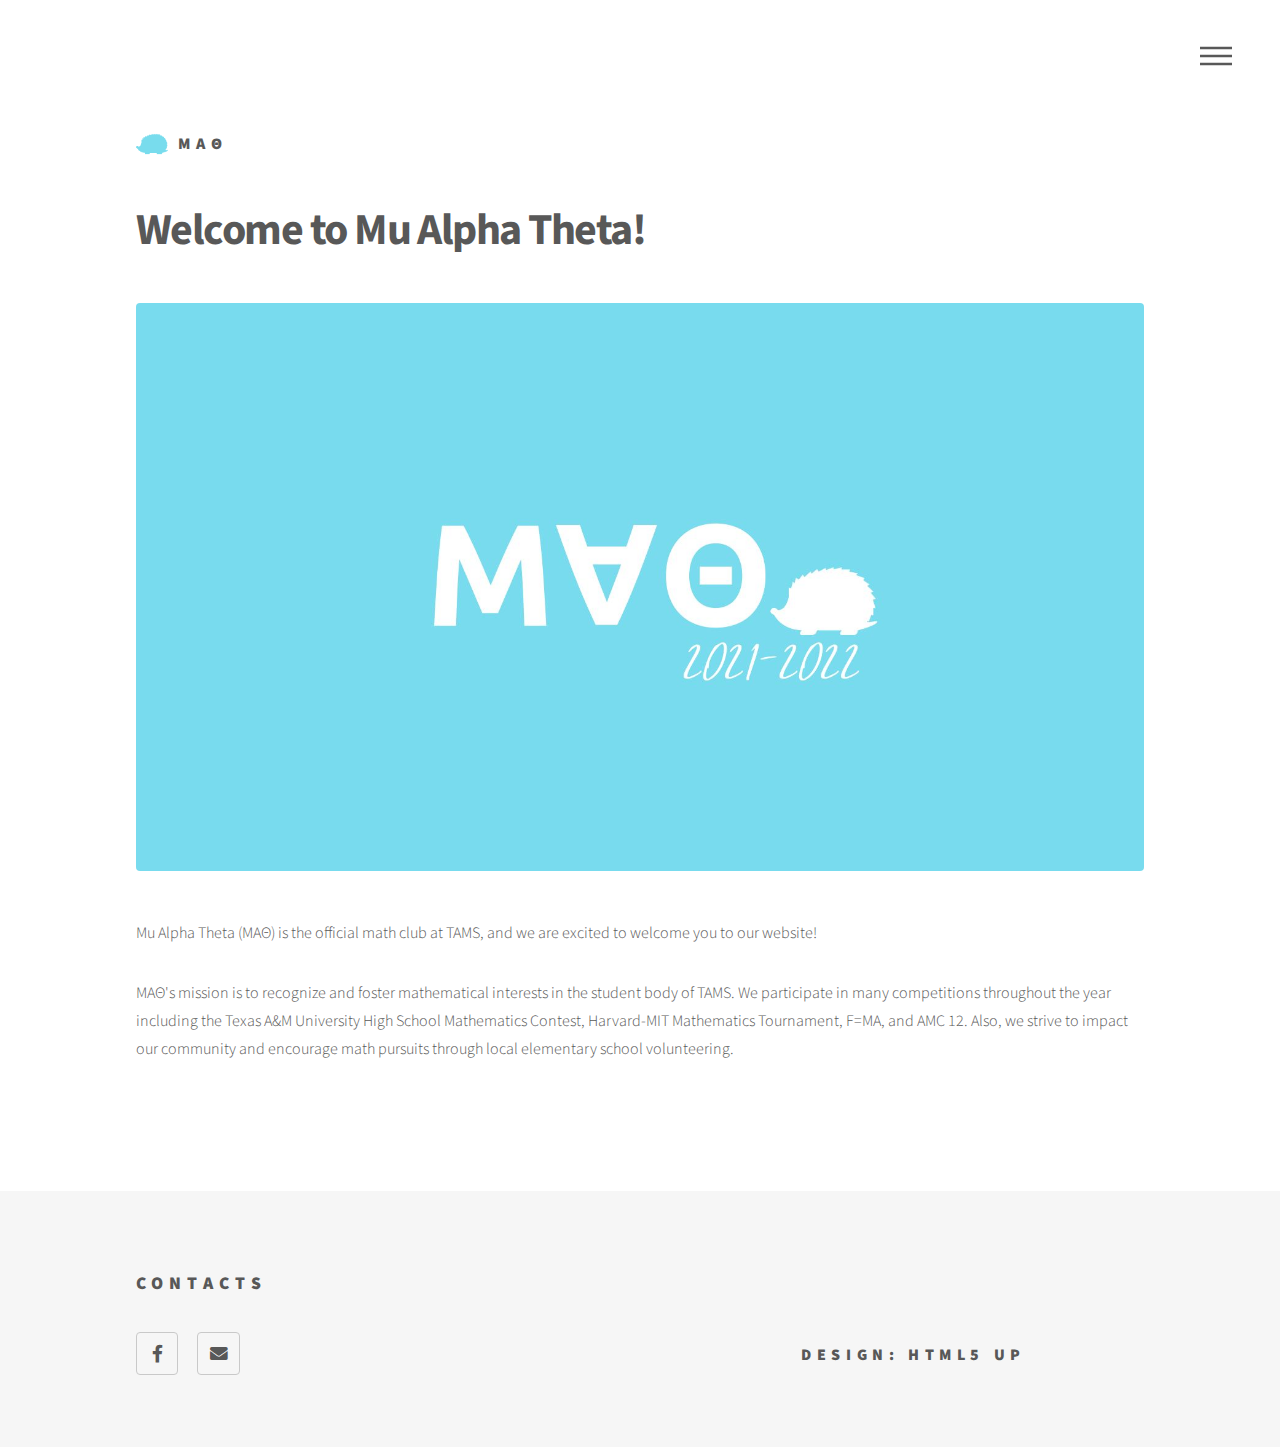
<file: docs/index.html>
<!DOCTYPE HTML>
<!--
	Phantom by HTML5 UP
	html5up.net | @ajlkn
	Free for personal and commercial use under the CCA 3.0 license (html5up.net/license)
-->
<html>
	<head>
		<title>MA&Theta;</title>
		<meta charset="utf-8" />
		<meta name="viewport" content="width=device-width, initial-scale=1, user-scalable=no" />
		<link rel="stylesheet" href="assets/css/main.css" />
		<link rel="shortcut icon" type="image/x-icon" href="images/favicon.ico" />
		<noscript><link rel="stylesheet" href="assets/css/noscript.css" /></noscript>
	</head>
	<body class="is-preload backgg">
		<!-- Wrapper -->
			<div id="wrapper">

				<!-- Header -->
					<header id="header">
						<div class="inner">

							<!-- Logo -->
								<a href="index.html" class="logo">
									<span class="symbol"><img src="images/clogo.png" alt="" /></span><span class="title">MA&Theta;</span>
								</a>

							<!-- Nav -->
								<nav>
									<ul>
										<li><a href="#menu">Menu</a></li>
									</ul>
								</nav>

						</div>
					</header>

				<!-- Menu -->
					<nav id="menu">
						<h2>Menu</h2>
						<ul>
							<li><a href="index.html">Home</a></li>
							<li><a href="resources.html">Resources</a></li>
							<li><a href="calendar.html">Calendar</a></li>
							<li><a href="volunteering.html">Volunteering</a></li>
							<li><a href="execpage.html">Execs</a></li>
						</ul>
					</nav>

				<!-- Main -->
					<div id="main">
						<div class="inner">
							<h1>Welcome to Mu Alpha Theta!</h1>
							<span class="image main"><img src="images/banner.jpg" alt="" /></span>
							<p>Mu Alpha Theta (MA&Theta;) is the official math club at TAMS, and we are excited to welcome you to our website!
							</p>
							<p>MA&Theta;'s mission is to recognize and foster mathematical interests in the student body of TAMS. We participate in many competitions throughout the year including the Texas A&M University High School Mathematics Contest, Harvard-MIT Mathematics Tournament, F=MA, and AMC 12. Also, we strive to impact our community and encourage math pursuits through local elementary school volunteering.</p>
						</div>
					</div>

				<!-- Footer -->
					<footer id="footer">
						<div class="inner">
							<section>
								<h2>Contacts</h2>
								<ul class="icons">
								
									<li><a href="https://www.facebook.com/groups/947088309359256" target="_blank" rel="noopener noreferrer" class="icon brands style2 fa-facebook-f"><span class="label">Facebook</span></a></li>
									<li><a href="mailto: tamsmualphatheta@gmail.com" target="_blank" rel="noopener noreferrer" class="icon solid style2 fa-envelope"><span class="label">Email</span></a></li>
								</ul>
							</section>

							<h3><br>
							<br><br><strong>Design: </strong>HTML5 UP</h3>
						</div>
					</footer>

			</div>

		<!-- Scripts -->
			<script src="assets/js/jquery.min.js"></script>
			<script src="assets/js/browser.min.js"></script>
			<script src="assets/js/breakpoints.min.js"></script>
			<script src="assets/js/util.js"></script>
			<script src="assets/js/main.js"></script>

	</body>
</html>
</file>
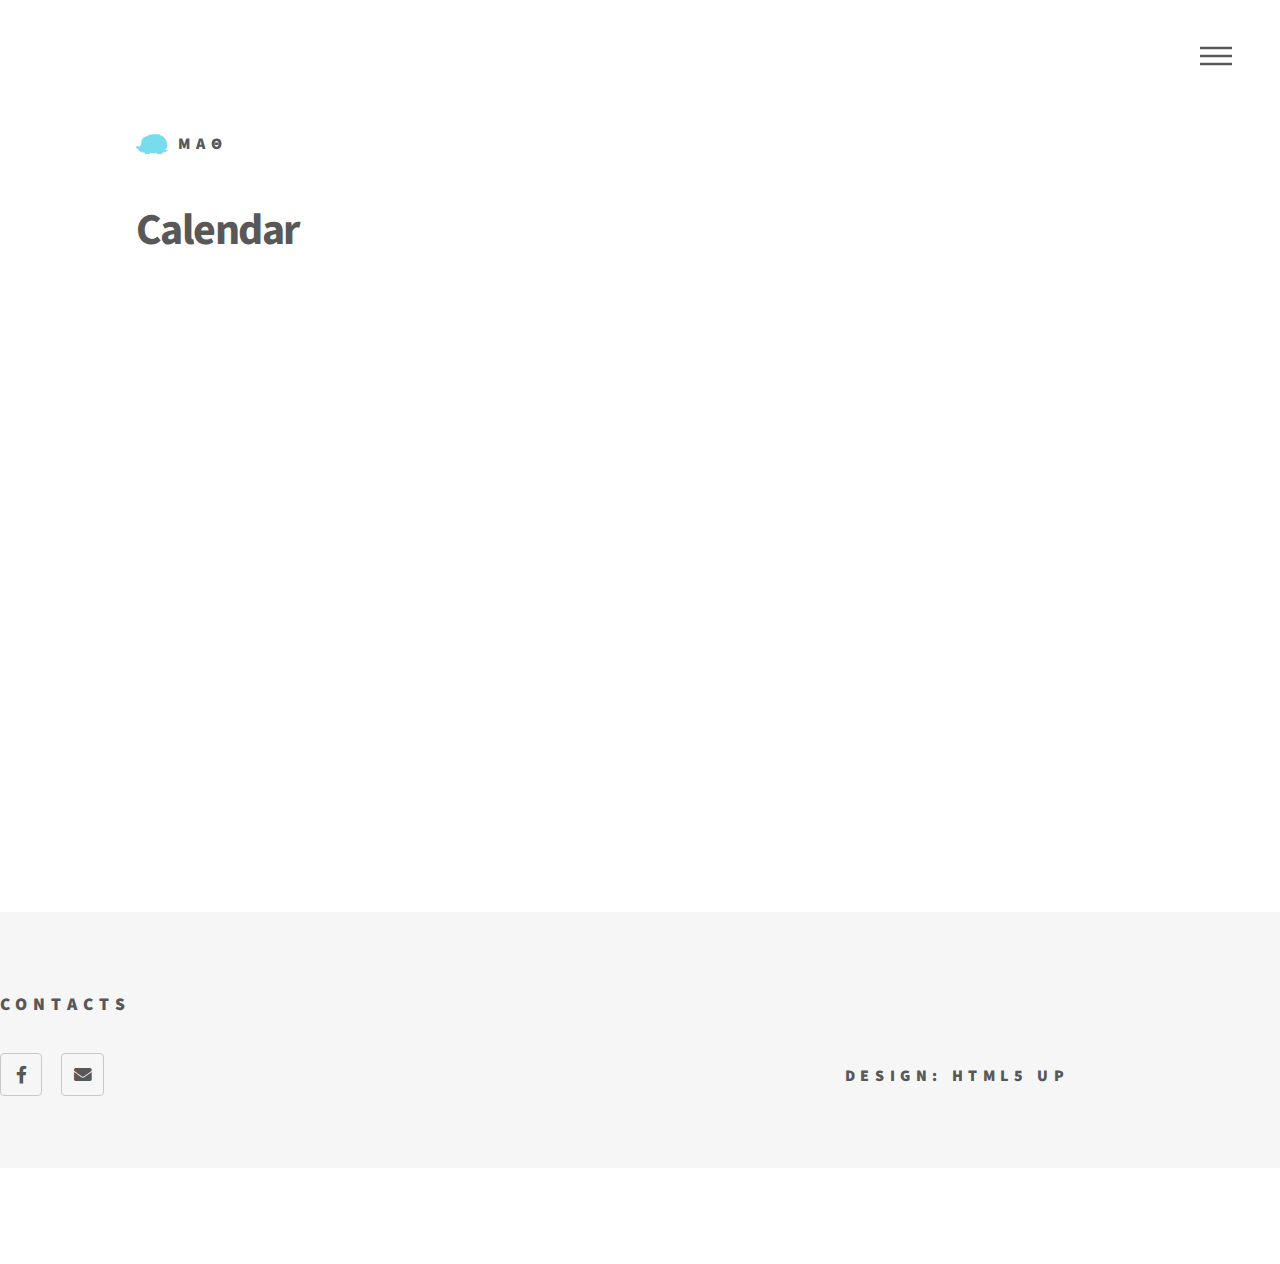
<file: docs/calendar.html>
<!DOCTYPE HTML>
<!--
	Phantom by HTML5 UP
	html5up.net | @ajlkn
	Free for personal and commercial use under the CCA 3.0 license (html5up.net/license)
-->
<html>
	<head>
		<title>MA&Theta;</title>
		<meta charset="utf-8" />
		<meta name="viewport" content="width=device-width, initial-scale=1, user-scalable=no" />
		<link rel="stylesheet" href="assets/css/main.css" />
		<noscript><link rel="stylesheet" href="assets/css/noscript.css" /></noscript>
        <link rel="shortcut icon" type="image/x-icon" href="images/favicon.ico" />
	</head>
	<body class="is-preload">
		<!-- Wrapper -->
			<div id="wrapper">

				<!-- Header -->
					<header id="header">
						<div class="inner">

							<!-- Logo -->
								<a href="index.html" class="logo">
									<span class="symbol"><img src="images/clogo.png" alt="" /></span><span class="title">MA&Theta;</span>
								</a>

							<!-- Nav -->
								<nav>
									<ul>
										<li><a href="#menu">Menu</a></li>
									</ul>
								</nav>

						</div>
					</header>

				<!-- Menu -->
					<nav id="menu">
						<h2>Menu</h2>
						<ul>
							<li><a href="index.html">Home</a></li>
							<li><a href="resources.html">Resources</a></li>
							<li><a href="calendar.html">Calendar</a></li>
							<li><a href="volunteering.html">Volunteering</a></li>
							<li><a href="execpage.html">Execs</a></li>
						</ul>
					</nav>

				<!-- Main -->
					<div id="main">
						<div class="inner">
							<h1>Calendar</h1>
							
							<iframe src="https://calendar.google.com/calendar/embed?src=tamsmualphatheta%40gmail.com&ctz=America%2FChicago" style="border: 0" width="1000" height="600" frameborder="0" scrolling="no"></iframe>
						</div>

				<!-- Footer -->
                <footer id="footer">
                    <div class="inner">
                        <section>
                            <h2>Contacts</h2>
                                <ul class="icons">
                                    
                                    <li><a href="https://www.facebook.com/groups/947088309359256" target="_blank" rel="noopener noreferrer" class="icon brands style2 fa-facebook-f"><span class="label">Facebook</span></a></li>
                                    <li><a href="mailto: tamsmualphatheta@gmail.com" target="_blank" rel="noopener noreferrer" class="icon solid style2 fa-envelope"><span class="label">Email</span></a></li>
                                </ul>
                        </section>

                        <h3><br>
                        <br><br><strong>Design: </strong>HTML5 UP</h3>
                    </div>
                </footer>

			</div>

		<!-- Scripts -->
			<script src="assets/js/jquery.min.js"></script>
			<script src="assets/js/browser.min.js"></script>
			<script src="assets/js/breakpoints.min.js"></script>
			<script src="assets/js/util.js"></script>
			<script src="assets/js/main.js"></script>

	</body>
</html>
</file>
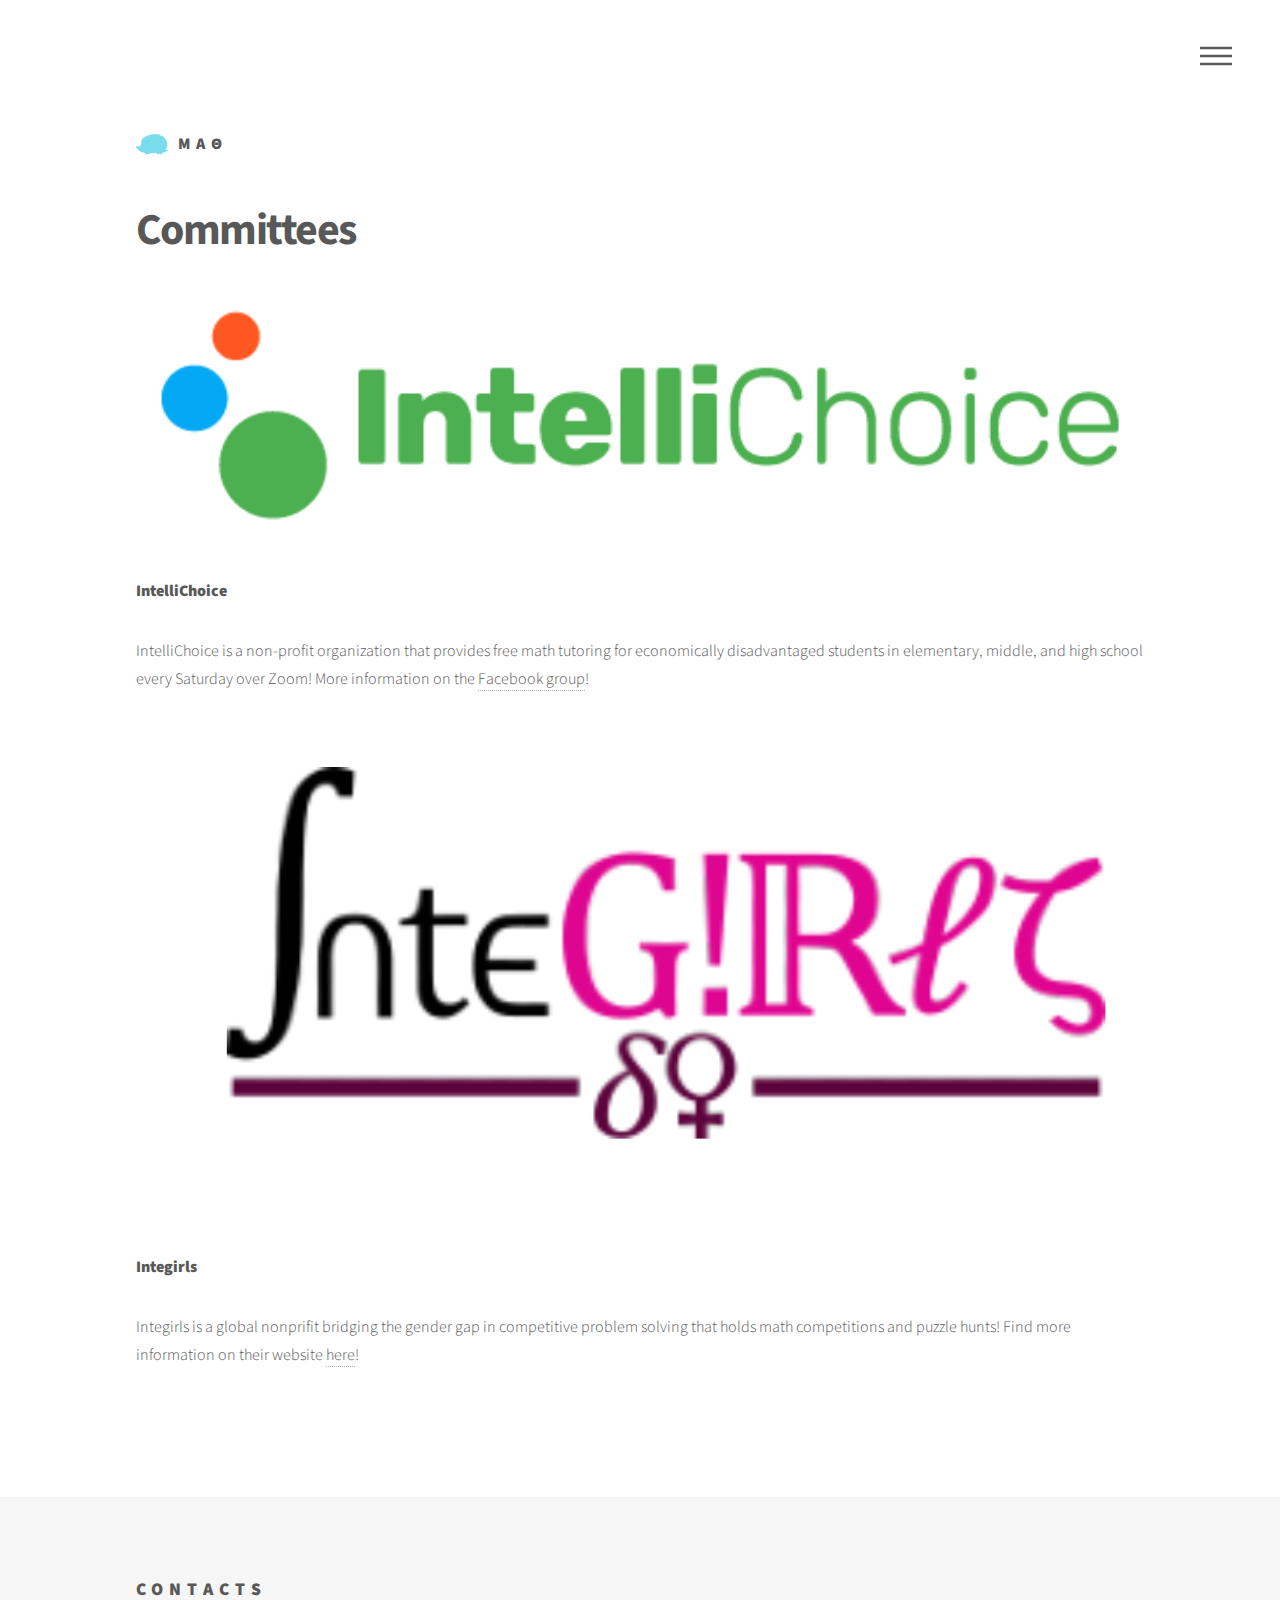
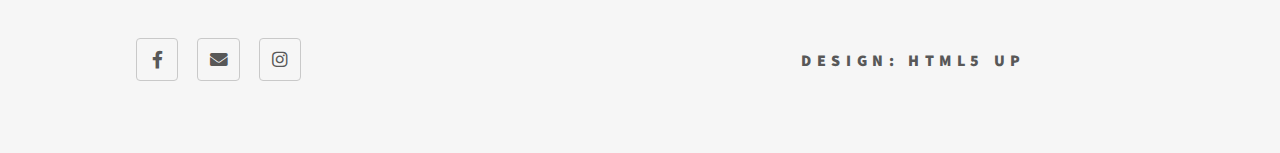
<file: docs/committees.html>
<!DOCTYPE HTML>
<!--
	Phantom by HTML5 UP
	html5up.net | @ajlkn
	Free for personal and commercial use under the CCA 3.0 license (html5up.net/license)
-->
<html>
	<head>
		<title>MA&Theta;</title>
		<meta charset="utf-8" />
		<meta name="viewport" content="width=device-width, initial-scale=1, user-scalable=no" />
		<link rel="stylesheet" href="assets/css/main.css" />
		<noscript><link rel="stylesheet" href="assets/css/noscript.css" /></noscript>
        <link rel="shortcut icon" type="image/x-icon" href="images/favicon.ico" />

	</head>
	<body class="is-preload">
		<!-- Wrapper -->
			<div id="wrapper">

				<!-- Header -->
					<header id="header">
						<div class="inner">

							<!-- Logo -->
								<a href="index.html" class="logo">
									<span class="symbol"><img src="images/clogo.png" alt="" /></span><span class="title">MA&Theta;</span>
								</a>

							<!-- Nav -->
								<nav>
									<ul>
										<li><a href="#menu">Menu</a></li>
									</ul>
								</nav>

						</div>
					</header>

				<!-- Menu -->
					<nav id="menu">
						<h2>Menu</h2>
						<ul>
							<li><a href="index.html">Home</a></li>
							<li><a href="resources.html">Resources</a></li>
							<li><a href="calendar.html">Calendar</a></li>
							<li><a href="volunteering.html">Volunteering</a></li>
							<li><a href="committees.html">Committees</a></li>
							<li><a href="execpage.html">Execs</a></li>
						</ul>
					</nav>

				<!-- Main -->
					<div id="main">
						<div class="inner">
							<h1>Committees</h1>
							<span class="image main"><img src="images/intellichoice.png" alt="" /></span>
                            <p><b>IntelliChoice</b></p>
                            <p>IntelliChoice is a non-profit organization that provides free math tutoring for economically disadvantaged students in elementary, middle, and high school every Saturday over Zoom! More information on the <a href="https://www.facebook.com/groups/802972087043146/"  target="_blank" rel="noopener noreferrer">Facebook group</a>!

                            </p>      
							<span class="image main"><img src="images/integirls.png" alt="" /></span>
							<p><b>Integirls</b></p>
							<p>
							Integirls is a global nonprifit bridging the gender gap in competitive problem solving that holds math competitions and puzzle hunts! Find more information on their website <a href="https://www.integirls.org/"  target="_blank" rel="noopener noreferrer">here</a>!
							</p>

						</div>
					</div>

				<!-- Footer -->
                <footer id="footer">
                    <div class="inner">
                        <section>
                            <h2>Contacts</h2>
                            <ul class="icons">
								
                                <li><a href="https://www.facebook.com/groups/947088309359256" target="_blank" rel="noopener noreferrer" class="icon brands style2 fa-facebook-f"><span class="label">Facebook</span></a></li>
                                <li><a href="mailto: tamsmualphatheta@gmail.com" target="_blank" rel="noopener noreferrer" class="icon solid style2 fa-envelope"><span class="label">Email</span></a></li>
								<li><a href="https://www.instagram.com/tamsmao/" class="icon brands style2 fa-instagram"><span class="label">Instagram</span></a></li>
							</ul>
                        </section>

                        <h3><br>
                        <br><br><strong>Design: </strong>HTML5 UP</h3>
                    </div>
                </footer>

			</div>

		<!-- Scripts -->
			<script src="assets/js/jquery.min.js"></script>
			<script src="assets/js/browser.min.js"></script>
			<script src="assets/js/breakpoints.min.js"></script>
			<script src="assets/js/util.js"></script>
			<script src="assets/js/main.js"></script>

	</body>
</html>
</file>
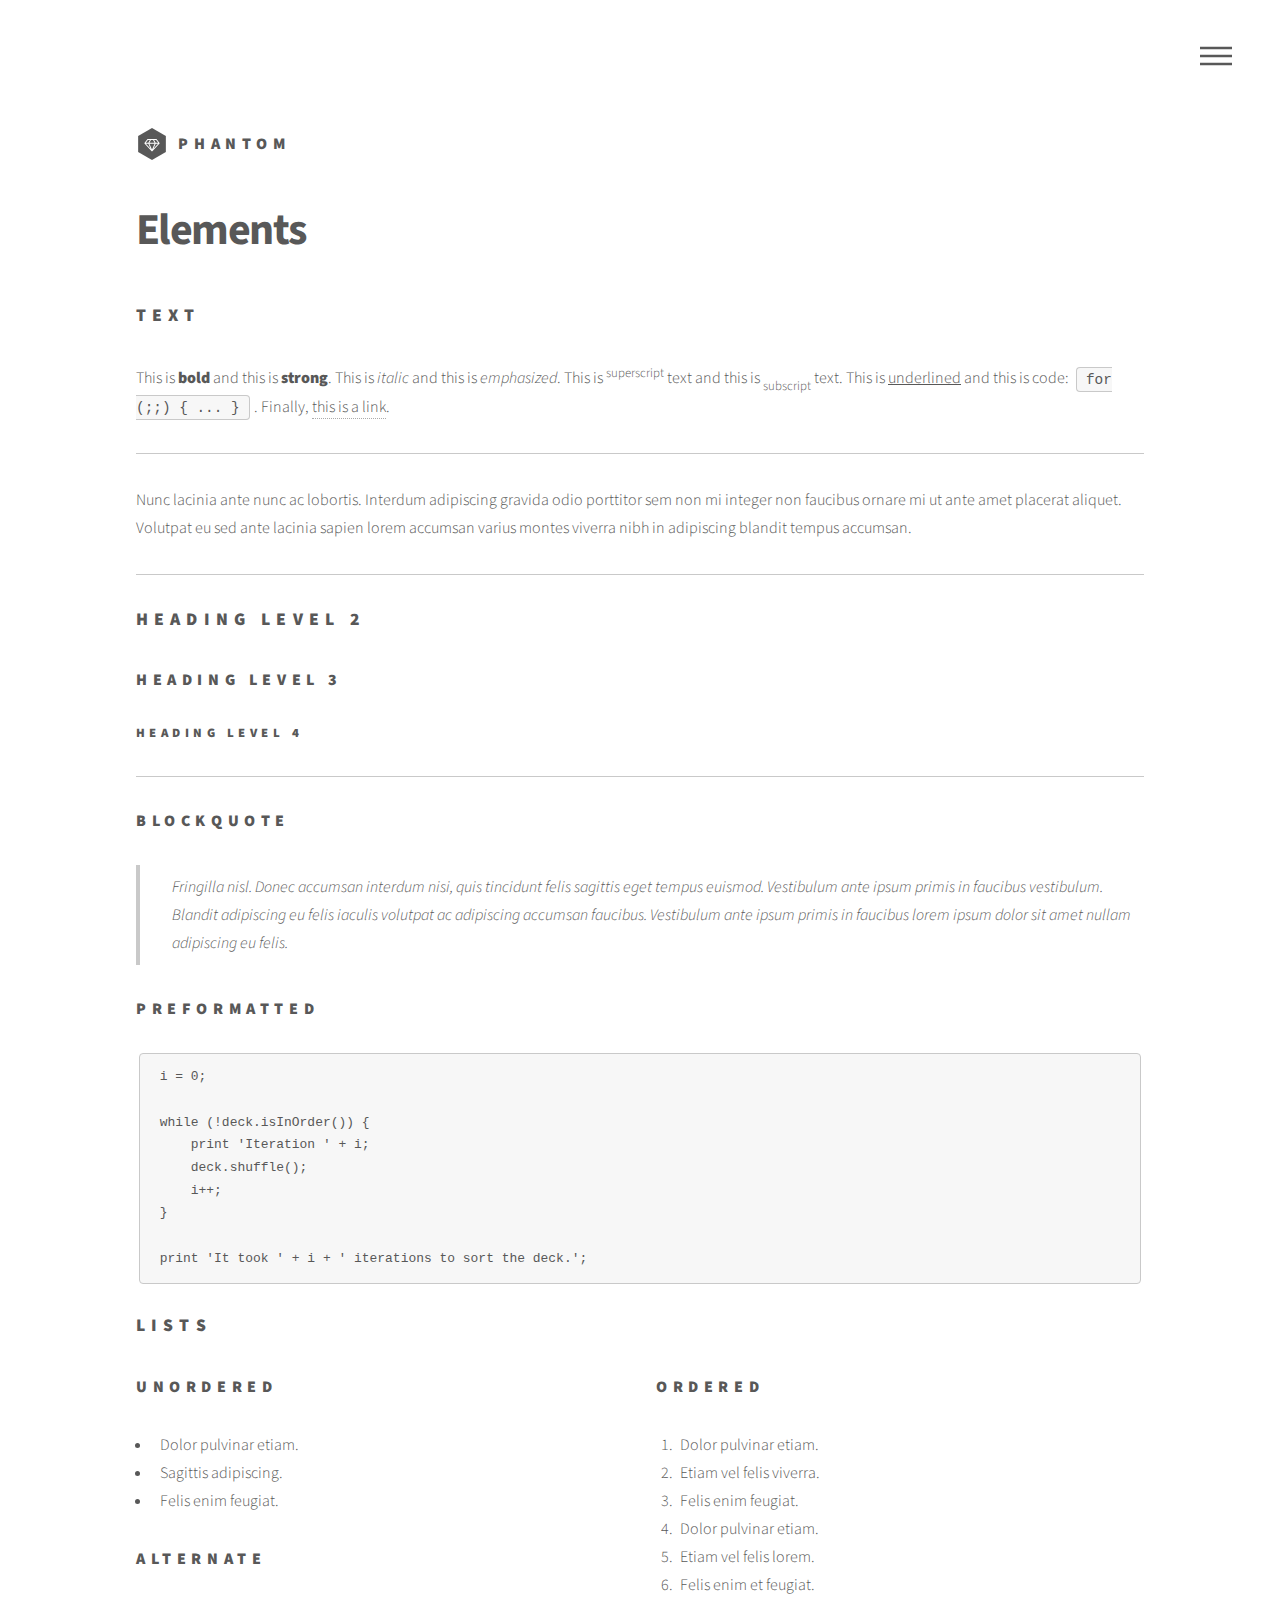
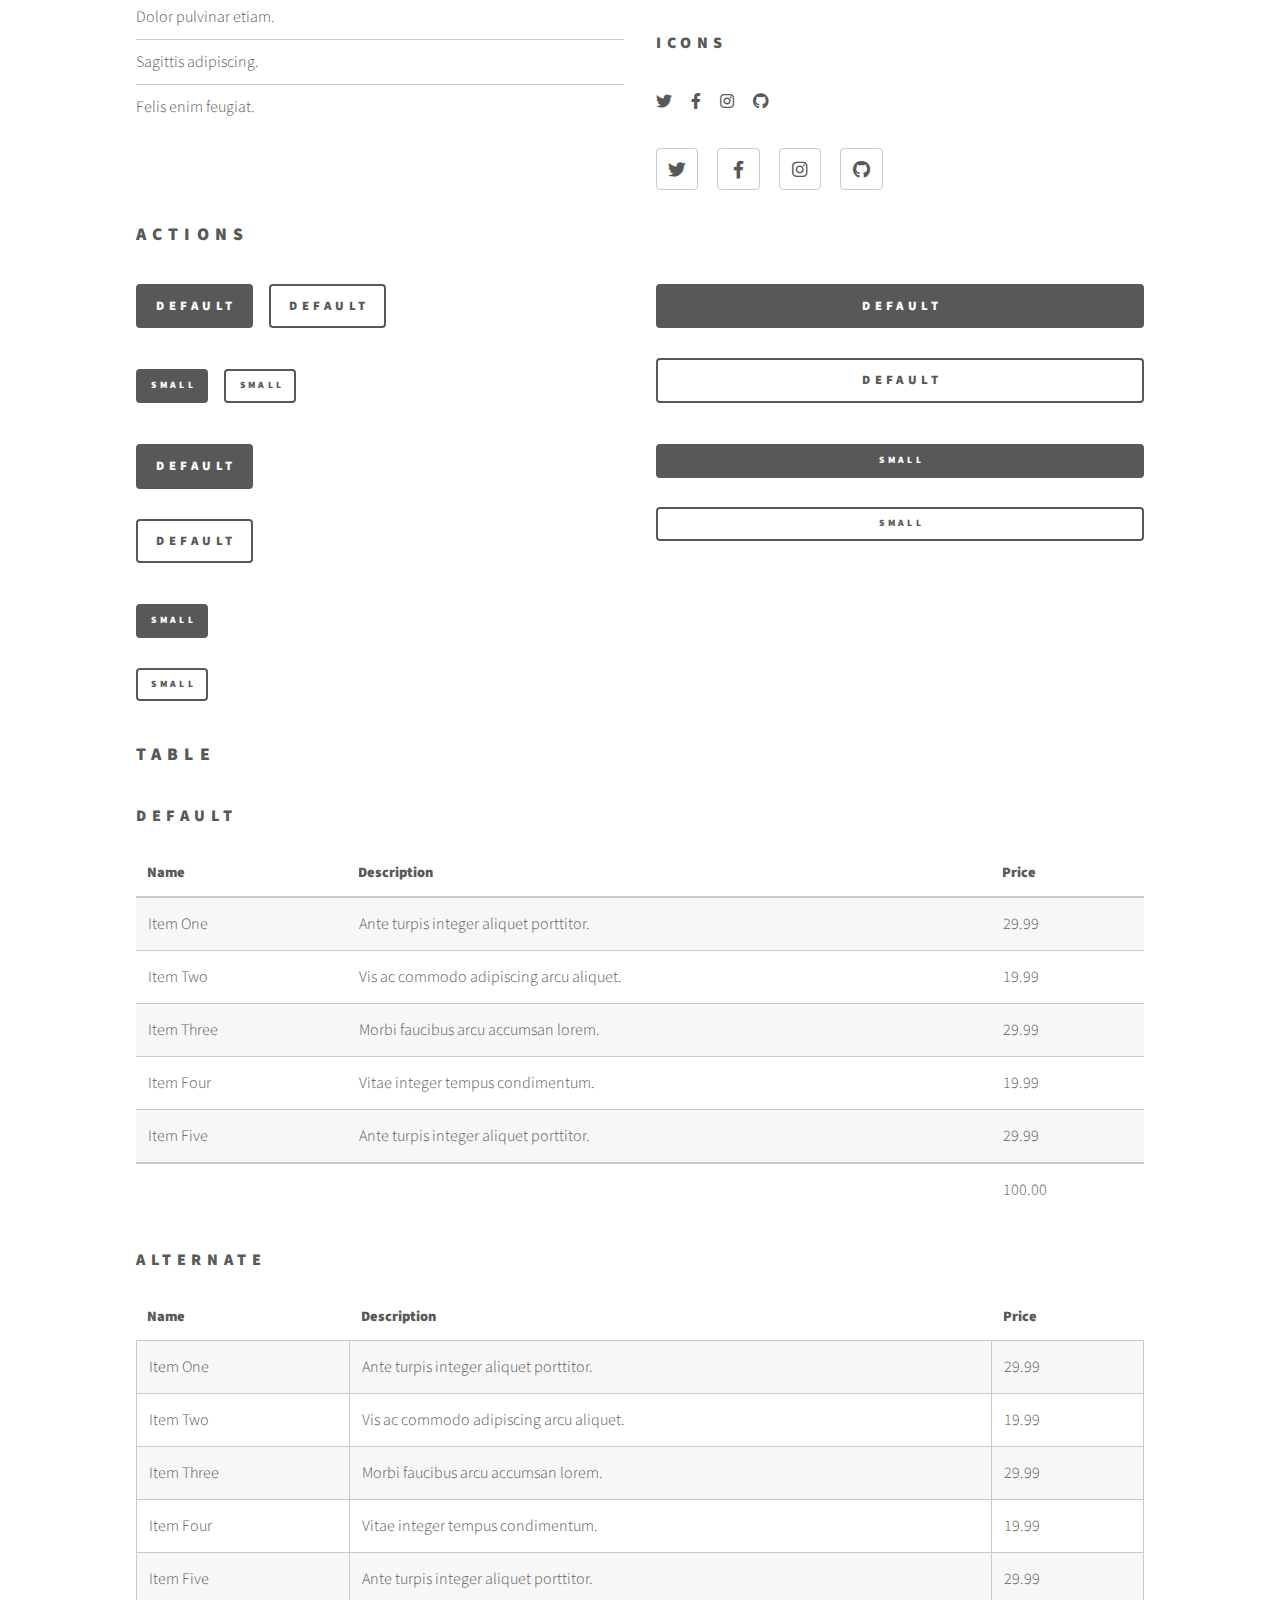
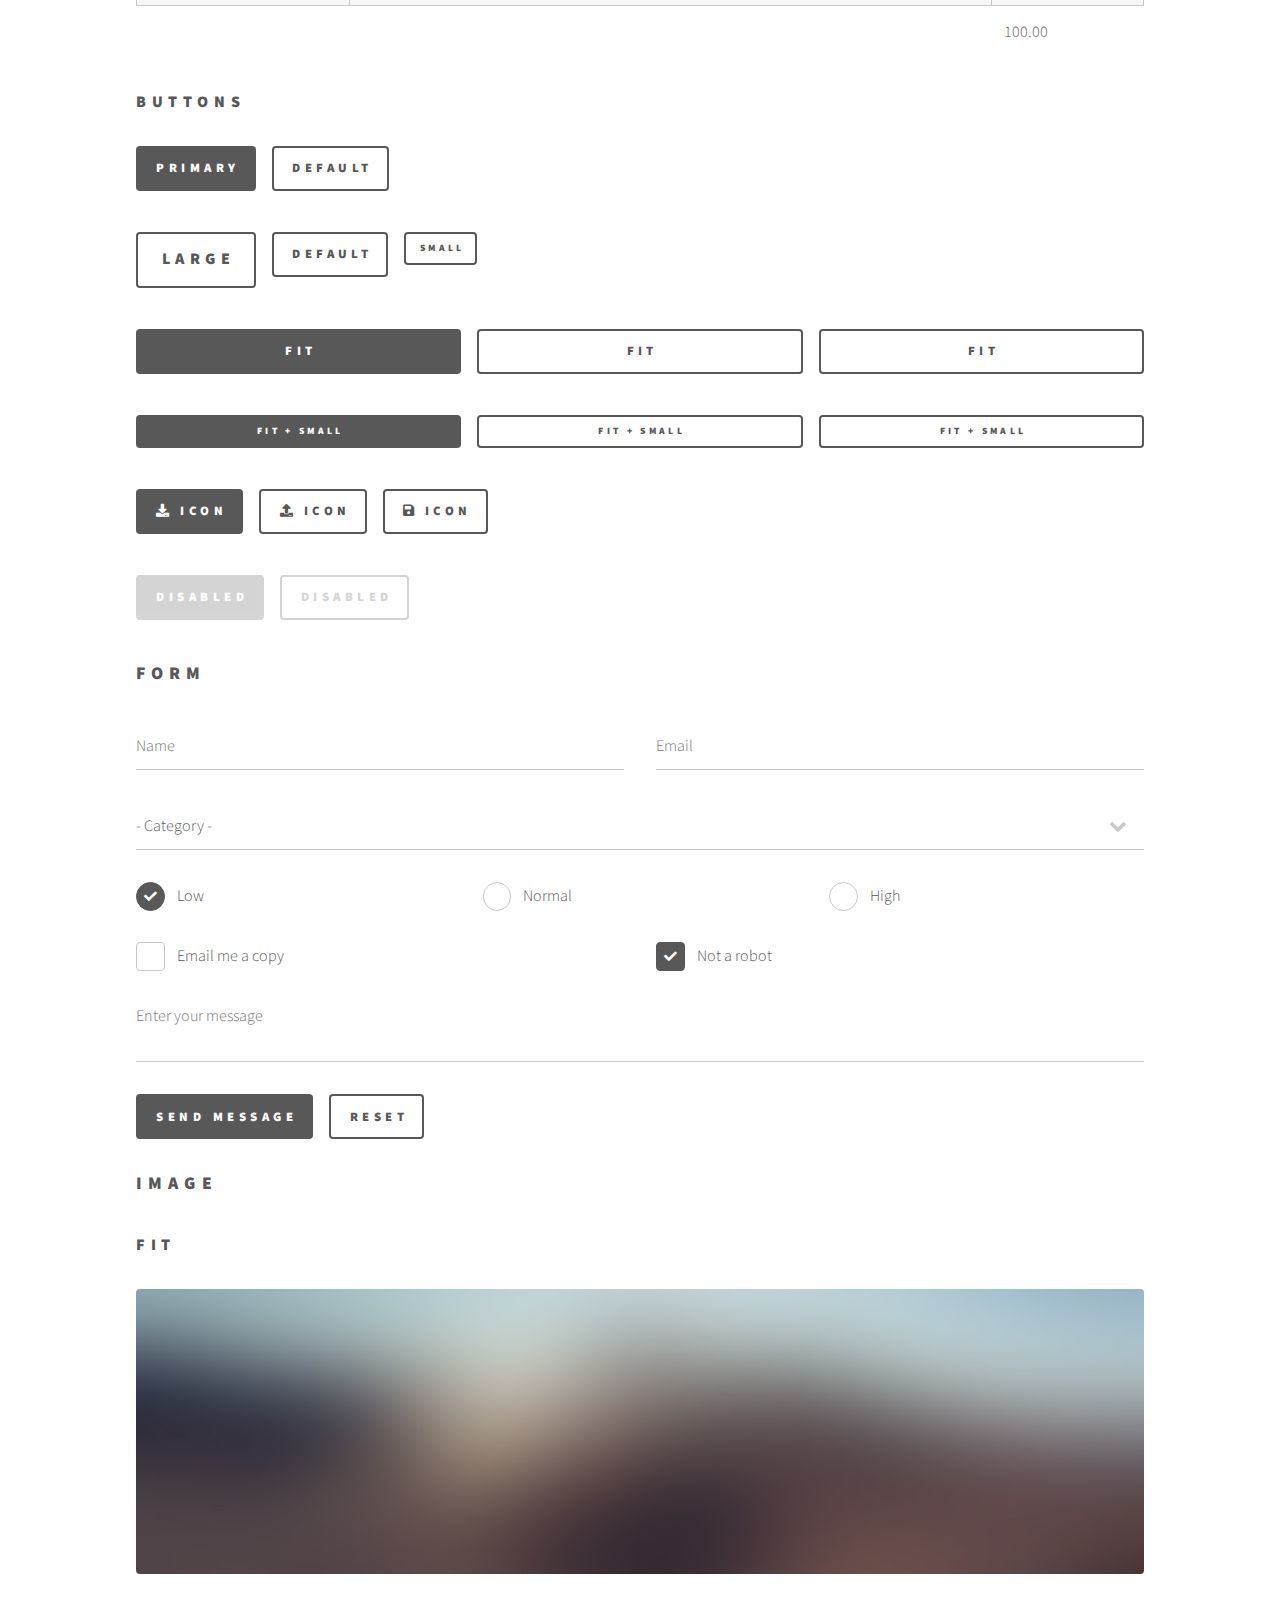
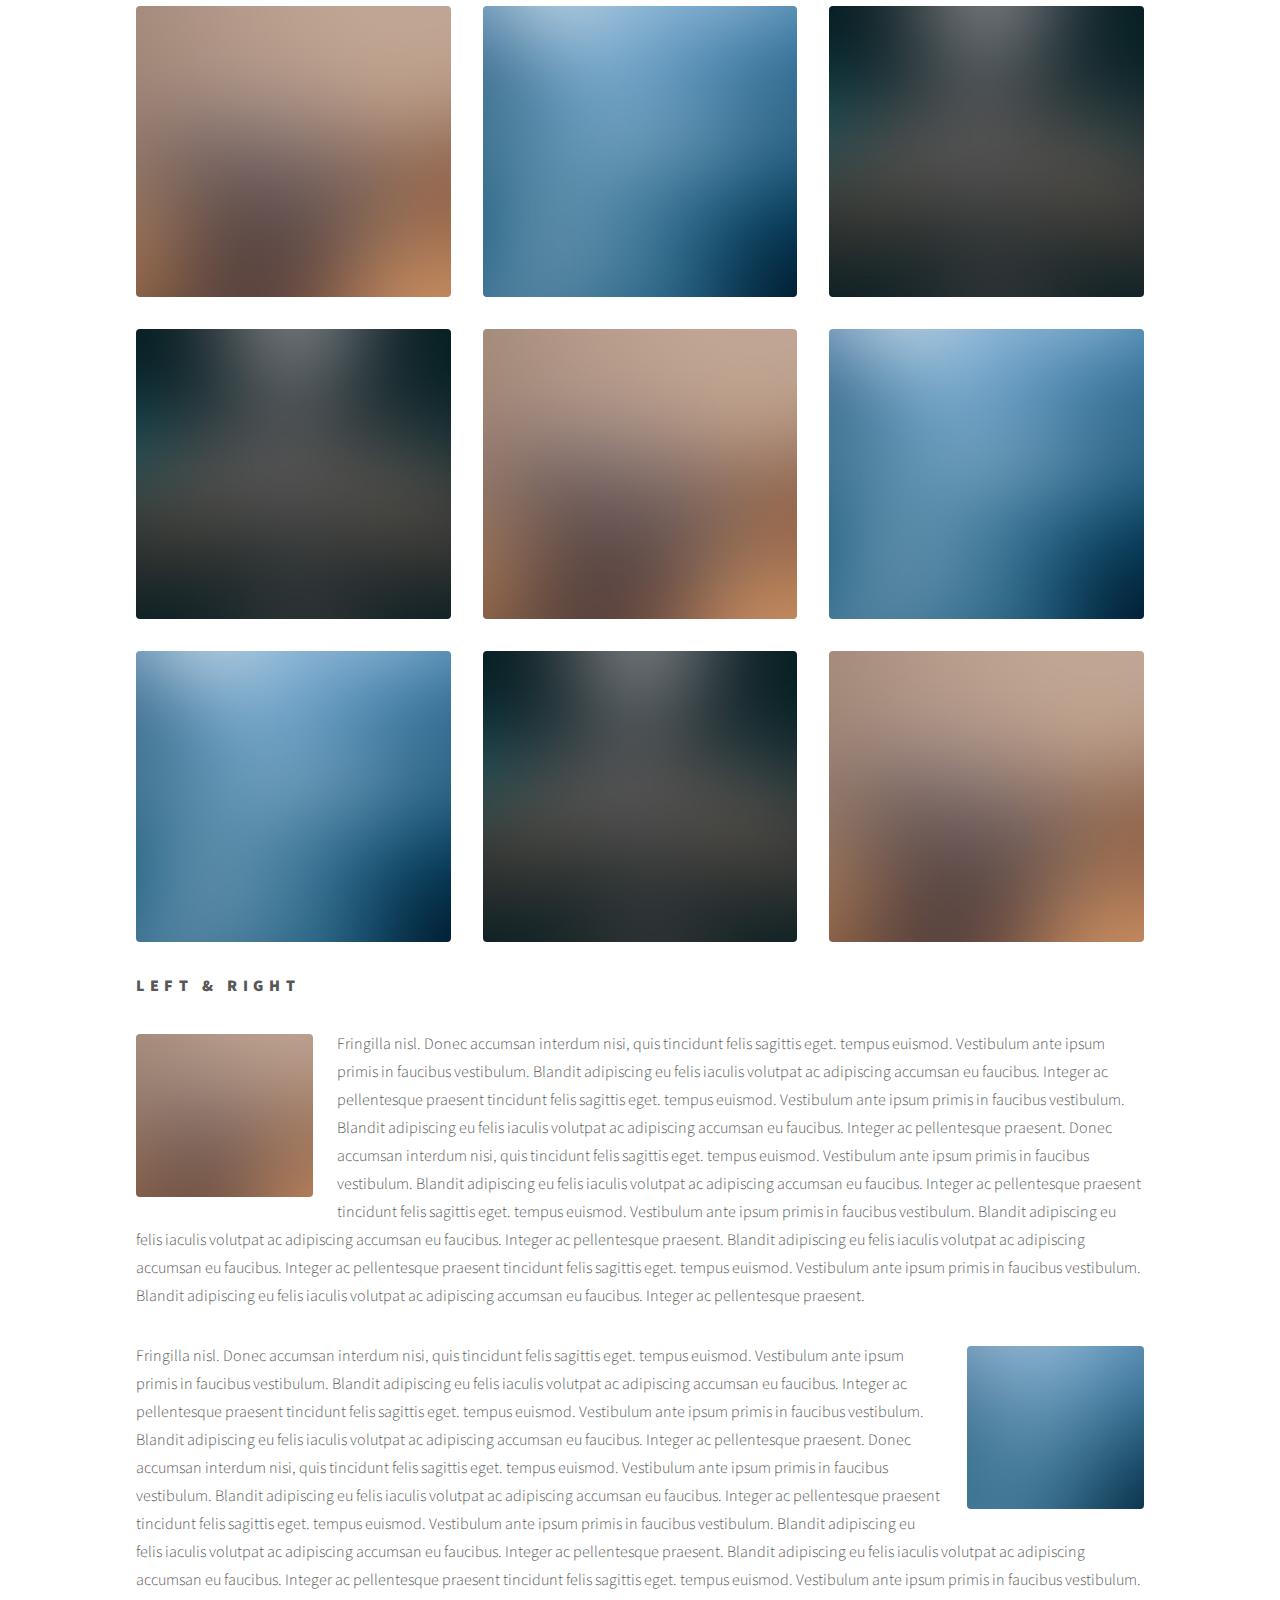
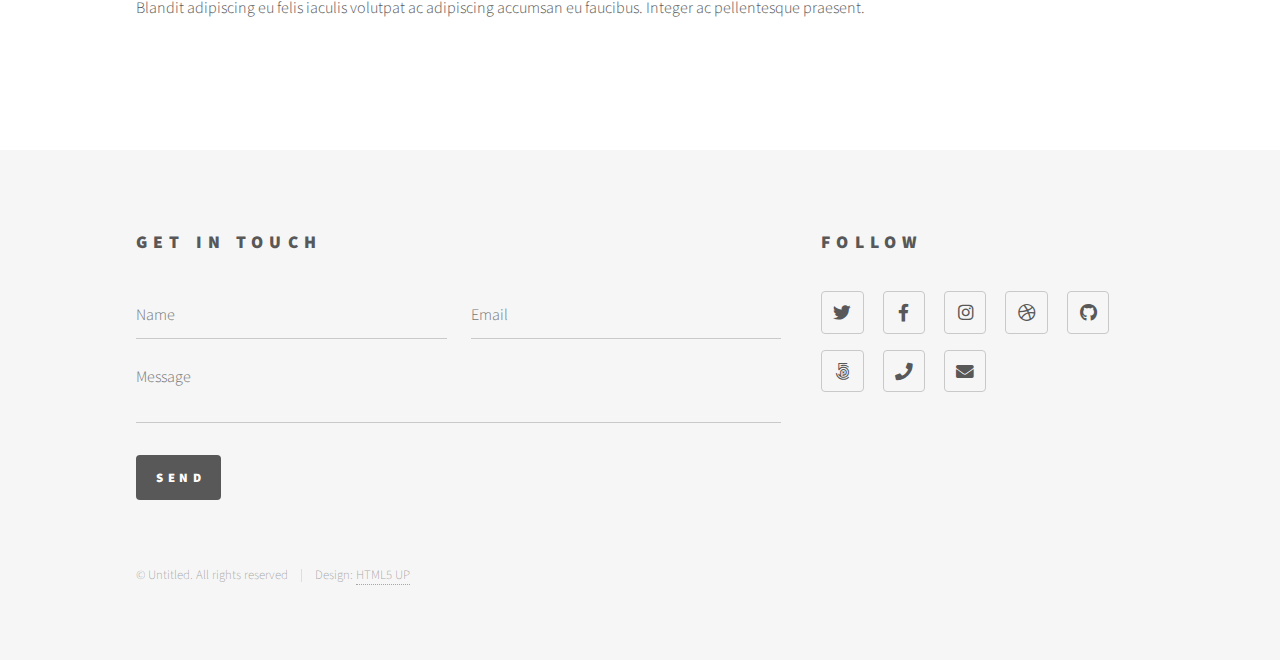
<file: docs/elements.html>
<!DOCTYPE HTML>
<!--
	Phantom by HTML5 UP
	html5up.net | @ajlkn
	Free for personal and commercial use under the CCA 3.0 license (html5up.net/license)
-->
<html>
	<head>
		<title>Elements - Phantom by HTML5 UP</title>
		<meta charset="utf-8" />
		<meta name="viewport" content="width=device-width, initial-scale=1, user-scalable=no" />
		<link rel="stylesheet" href="assets/css/main.css" />
		<noscript><link rel="stylesheet" href="assets/css/noscript.css" /></noscript>
	</head>
	<body class="is-preload">
		<!-- Wrapper -->
			<div id="wrapper">

				<!-- Header -->
					<header id="header">
						<div class="inner">

							<!-- Logo -->
								<a href="index.html" class="logo">
									<span class="symbol"><img src="images/logo.svg" alt="" /></span><span class="title">Phantom</span>
								</a>

							<!-- Nav -->
								<nav>
									<ul>
										<li><a href="#menu">Menu</a></li>
									</ul>
								</nav>

						</div>
					</header>

				<!-- Menu -->
					<nav id="menu">
						<h2>Menu</h2>
						<ul>
							<li><a href="index.html">Home</a></li>
							<li><a href="generic.html">Ipsum veroeros</a></li>
							<li><a href="generic.html">Tempus etiam</a></li>
							<li><a href="generic.html">Consequat dolor</a></li>
							<li><a href="elements.html">Elements</a></li>
						</ul>
					</nav>

				<!-- Main -->
					<div id="main">
						<div class="inner">
							<h1>Elements</h1>

							<!-- Text -->
								<section>
									<h2>Text</h2>
									<p>This is <b>bold</b> and this is <strong>strong</strong>. This is <i>italic</i> and this is <em>emphasized</em>.
									This is <sup>superscript</sup> text and this is <sub>subscript</sub> text.
									This is <u>underlined</u> and this is code: <code>for (;;) { ... }</code>. Finally, <a href="#">this is a link</a>.</p>
									<hr />
									<p>Nunc lacinia ante nunc ac lobortis. Interdum adipiscing gravida odio porttitor sem non mi integer non faucibus ornare mi ut ante amet placerat aliquet. Volutpat eu sed ante lacinia sapien lorem accumsan varius montes viverra nibh in adipiscing blandit tempus accumsan.</p>
									<hr />
									<h2>Heading Level 2</h2>
									<h3>Heading Level 3</h3>
									<h4>Heading Level 4</h4>
									<hr />
									<h3>Blockquote</h3>
									<blockquote>Fringilla nisl. Donec accumsan interdum nisi, quis tincidunt felis sagittis eget tempus euismod. Vestibulum ante ipsum primis in faucibus vestibulum. Blandit adipiscing eu felis iaculis volutpat ac adipiscing accumsan faucibus. Vestibulum ante ipsum primis in faucibus lorem ipsum dolor sit amet nullam adipiscing eu felis.</blockquote>
									<h3>Preformatted</h3>
									<pre><code>i = 0;

while (!deck.isInOrder()) {
    print 'Iteration ' + i;
    deck.shuffle();
    i++;
}

print 'It took ' + i + ' iterations to sort the deck.';</code></pre>
								</section>

							<!-- Lists -->
								<section>
									<h2>Lists</h2>
									<div class="row">
										<div class="col-6 col-12-medium">
											<h3>Unordered</h3>
											<ul>
												<li>Dolor pulvinar etiam.</li>
												<li>Sagittis adipiscing.</li>
												<li>Felis enim feugiat.</li>
											</ul>
											<h3>Alternate</h3>
											<ul class="alt">
												<li>Dolor pulvinar etiam.</li>
												<li>Sagittis adipiscing.</li>
												<li>Felis enim feugiat.</li>
											</ul>
										</div>
										<div class="col-6 col-12-medium">
											<h3>Ordered</h3>
											<ol>
												<li>Dolor pulvinar etiam.</li>
												<li>Etiam vel felis viverra.</li>
												<li>Felis enim feugiat.</li>
												<li>Dolor pulvinar etiam.</li>
												<li>Etiam vel felis lorem.</li>
												<li>Felis enim et feugiat.</li>
											</ol>
											<h3>Icons</h3>
											<ul class="icons">
												<li><a href="#" class="icon brands style1 fa-twitter"><span class="label">Twitter</span></a></li>
												<li><a href="#" class="icon brands style1 fa-facebook-f"><span class="label">Facebook</span></a></li>
												<li><a href="#" class="icon brands style1 fa-instagram"><span class="label">Instagram</span></a></li>
												<li><a href="#" class="icon brands style1 fa-github"><span class="label">Github</span></a></li>
											</ul>
											<ul class="icons">
												<li><a href="#" class="icon brands style2 fa-twitter"><span class="label">Twitter</span></a></li>
												<li><a href="#" class="icon brands style2 fa-facebook-f"><span class="label">Facebook</span></a></li>
												<li><a href="#" class="icon brands style2 fa-instagram"><span class="label">Instagram</span></a></li>
												<li><a href="#" class="icon brands style2 fa-github"><span class="label">Github</span></a></li>
											</ul>
										</div>
									</div>
									<h2>Actions</h2>
									<div class="row">
										<div class="col-6 col-12-medium">
											<ul class="actions">
												<li><a href="#" class="button primary">Default</a></li>
												<li><a href="#" class="button">Default</a></li>
											</ul>
											<ul class="actions small">
												<li><a href="#" class="button primary small">Small</a></li>
												<li><a href="#" class="button small">Small</a></li>
											</ul>
											<ul class="actions stacked">
												<li><a href="#" class="button primary">Default</a></li>
												<li><a href="#" class="button">Default</a></li>
											</ul>
											<ul class="actions stacked">
												<li><a href="#" class="button primary small">Small</a></li>
												<li><a href="#" class="button small">Small</a></li>
											</ul>
										</div>
										<div class="col-6 col-12-medium">
											<ul class="actions stacked">
												<li><a href="#" class="button primary fit">Default</a></li>
												<li><a href="#" class="button fit">Default</a></li>
											</ul>
											<ul class="actions stacked">
												<li><a href="#" class="button primary small fit">Small</a></li>
												<li><a href="#" class="button small fit">Small</a></li>
											</ul>
										</div>
									</div>
								</section>

							<!-- Table -->
								<section>
									<h2>Table</h2>
									<h3>Default</h3>
									<div class="table-wrapper">
										<table>
											<thead>
												<tr>
													<th>Name</th>
													<th>Description</th>
													<th>Price</th>
												</tr>
											</thead>
											<tbody>
												<tr>
													<td>Item One</td>
													<td>Ante turpis integer aliquet porttitor.</td>
													<td>29.99</td>
												</tr>
												<tr>
													<td>Item Two</td>
													<td>Vis ac commodo adipiscing arcu aliquet.</td>
													<td>19.99</td>
												</tr>
												<tr>
													<td>Item Three</td>
													<td> Morbi faucibus arcu accumsan lorem.</td>
													<td>29.99</td>
												</tr>
												<tr>
													<td>Item Four</td>
													<td>Vitae integer tempus condimentum.</td>
													<td>19.99</td>
												</tr>
												<tr>
													<td>Item Five</td>
													<td>Ante turpis integer aliquet porttitor.</td>
													<td>29.99</td>
												</tr>
											</tbody>
											<tfoot>
												<tr>
													<td colspan="2"></td>
													<td>100.00</td>
												</tr>
											</tfoot>
										</table>
									</div>

									<h3>Alternate</h3>
									<div class="table-wrapper">
										<table class="alt">
											<thead>
												<tr>
													<th>Name</th>
													<th>Description</th>
													<th>Price</th>
												</tr>
											</thead>
											<tbody>
												<tr>
													<td>Item One</td>
													<td>Ante turpis integer aliquet porttitor.</td>
													<td>29.99</td>
												</tr>
												<tr>
													<td>Item Two</td>
													<td>Vis ac commodo adipiscing arcu aliquet.</td>
													<td>19.99</td>
												</tr>
												<tr>
													<td>Item Three</td>
													<td> Morbi faucibus arcu accumsan lorem.</td>
													<td>29.99</td>
												</tr>
												<tr>
													<td>Item Four</td>
													<td>Vitae integer tempus condimentum.</td>
													<td>19.99</td>
												</tr>
												<tr>
													<td>Item Five</td>
													<td>Ante turpis integer aliquet porttitor.</td>
													<td>29.99</td>
												</tr>
											</tbody>
											<tfoot>
												<tr>
													<td colspan="2"></td>
													<td>100.00</td>
												</tr>
											</tfoot>
										</table>
									</div>
								</section>

							<!-- Buttons -->
								<section>
									<h3>Buttons</h3>
									<ul class="actions">
										<li><a href="#" class="button primary">Primary</a></li>
										<li><a href="#" class="button">Default</a></li>
									</ul>
									<ul class="actions">
										<li><a href="#" class="button large">Large</a></li>
										<li><a href="#" class="button">Default</a></li>
										<li><a href="#" class="button small">Small</a></li>
									</ul>
									<ul class="actions fit">
										<li><a href="#" class="button primary fit">Fit</a></li>
										<li><a href="#" class="button fit">Fit</a></li>
										<li><a href="#" class="button fit">Fit</a></li>
									</ul>
									<ul class="actions fit small">
										<li><a href="#" class="button primary fit small">Fit + Small</a></li>
										<li><a href="#" class="button fit small">Fit + Small</a></li>
										<li><a href="#" class="button fit small">Fit + Small</a></li>
									</ul>
									<ul class="actions">
										<li><a href="#" class="button primary icon solid fa-download">Icon</a></li>
										<li><a href="#" class="button icon solid fa-upload">Icon</a></li>
										<li><a href="#" class="button icon solid fa-save">Icon</a></li>
									</ul>
									<ul class="actions">
										<li><span class="button primary disabled">Disabled</span></li>
										<li><span class="button disabled">Disabled</span></li>
									</ul>
								</section>

							<!-- Form -->
								<section>
									<h2>Form</h2>
									<form method="post" action="#">
										<div class="row gtr-uniform">
											<div class="col-6 col-12-xsmall">
												<input type="text" name="demo-name" id="demo-name" value="" placeholder="Name" />
											</div>
											<div class="col-6 col-12-xsmall">
												<input type="email" name="demo-email" id="demo-email" value="" placeholder="Email" />
											</div>
											<div class="col-12">
												<select name="demo-category" id="demo-category">
													<option value="">- Category -</option>
													<option value="1">Manufacturing</option>
													<option value="1">Shipping</option>
													<option value="1">Administration</option>
													<option value="1">Human Resources</option>
												</select>
											</div>
											<div class="col-4 col-12-small">
												<input type="radio" id="demo-priority-low" name="demo-priority" checked>
												<label for="demo-priority-low">Low</label>
											</div>
											<div class="col-4 col-12-small">
												<input type="radio" id="demo-priority-normal" name="demo-priority">
												<label for="demo-priority-normal">Normal</label>
											</div>
											<div class="col-4 col-12-small">
												<input type="radio" id="demo-priority-high" name="demo-priority">
												<label for="demo-priority-high">High</label>
											</div>
											<div class="col-6 col-12-small">
												<input type="checkbox" id="demo-copy" name="demo-copy">
												<label for="demo-copy">Email me a copy</label>
											</div>
											<div class="col-6 col-12-small">
												<input type="checkbox" id="demo-human" name="demo-human" checked>
												<label for="demo-human">Not a robot</label>
											</div>
											<div class="col-12">
												<textarea name="demo-message" id="demo-message" placeholder="Enter your message" rows="6"></textarea>
											</div>
											<div class="col-12">
												<ul class="actions">
													<li><input type="submit" value="Send Message" class="primary" /></li>
													<li><input type="reset" value="Reset" /></li>
												</ul>
											</div>
										</div>
									</form>
								</section>

							<!-- Image -->
								<section>
									<h2>Image</h2>
									<h3>Fit</h3>
									<div class="box alt">
										<div class="row gtr-uniform">
											<div class="col-12"><span class="image fit"><img src="images/pic13.jpg" alt="" /></span></div>
											<div class="col-4"><span class="image fit"><img src="images/pic01.jpg" alt="" /></span></div>
											<div class="col-4"><span class="image fit"><img src="images/pic02.jpg" alt="" /></span></div>
											<div class="col-4"><span class="image fit"><img src="images/pic03.jpg" alt="" /></span></div>
											<div class="col-4"><span class="image fit"><img src="images/pic03.jpg" alt="" /></span></div>
											<div class="col-4"><span class="image fit"><img src="images/pic01.jpg" alt="" /></span></div>
											<div class="col-4"><span class="image fit"><img src="images/pic02.jpg" alt="" /></span></div>
											<div class="col-4"><span class="image fit"><img src="images/pic02.jpg" alt="" /></span></div>
											<div class="col-4"><span class="image fit"><img src="images/pic03.jpg" alt="" /></span></div>
											<div class="col-4"><span class="image fit"><img src="images/pic01.jpg" alt="" /></span></div>
										</div>
									</div>
									<h3>Left &amp; Right</h3>
									<p><span class="image left"><img src="images/pic14.jpg" alt="" /></span>Fringilla nisl. Donec accumsan interdum nisi, quis tincidunt felis sagittis eget. tempus euismod. Vestibulum ante ipsum primis in faucibus vestibulum. Blandit adipiscing eu felis iaculis volutpat ac adipiscing accumsan eu faucibus. Integer ac pellentesque praesent tincidunt felis sagittis eget. tempus euismod. Vestibulum ante ipsum primis in faucibus vestibulum. Blandit adipiscing eu felis iaculis volutpat ac adipiscing accumsan eu faucibus. Integer ac pellentesque praesent. Donec accumsan interdum nisi, quis tincidunt felis sagittis eget. tempus euismod. Vestibulum ante ipsum primis in faucibus vestibulum. Blandit adipiscing eu felis iaculis volutpat ac adipiscing accumsan eu faucibus. Integer ac pellentesque praesent tincidunt felis sagittis eget. tempus euismod. Vestibulum ante ipsum primis in faucibus vestibulum. Blandit adipiscing eu felis iaculis volutpat ac adipiscing accumsan eu faucibus. Integer ac pellentesque praesent. Blandit adipiscing eu felis iaculis volutpat ac adipiscing accumsan eu faucibus. Integer ac pellentesque praesent tincidunt felis sagittis eget. tempus euismod. Vestibulum ante ipsum primis in faucibus vestibulum. Blandit adipiscing eu felis iaculis volutpat ac adipiscing accumsan eu faucibus. Integer ac pellentesque praesent.</p>
									<p><span class="image right"><img src="images/pic15.jpg" alt="" /></span>Fringilla nisl. Donec accumsan interdum nisi, quis tincidunt felis sagittis eget. tempus euismod. Vestibulum ante ipsum primis in faucibus vestibulum. Blandit adipiscing eu felis iaculis volutpat ac adipiscing accumsan eu faucibus. Integer ac pellentesque praesent tincidunt felis sagittis eget. tempus euismod. Vestibulum ante ipsum primis in faucibus vestibulum. Blandit adipiscing eu felis iaculis volutpat ac adipiscing accumsan eu faucibus. Integer ac pellentesque praesent. Donec accumsan interdum nisi, quis tincidunt felis sagittis eget. tempus euismod. Vestibulum ante ipsum primis in faucibus vestibulum. Blandit adipiscing eu felis iaculis volutpat ac adipiscing accumsan eu faucibus. Integer ac pellentesque praesent tincidunt felis sagittis eget. tempus euismod. Vestibulum ante ipsum primis in faucibus vestibulum. Blandit adipiscing eu felis iaculis volutpat ac adipiscing accumsan eu faucibus. Integer ac pellentesque praesent. Blandit adipiscing eu felis iaculis volutpat ac adipiscing accumsan eu faucibus. Integer ac pellentesque praesent tincidunt felis sagittis eget. tempus euismod. Vestibulum ante ipsum primis in faucibus vestibulum. Blandit adipiscing eu felis iaculis volutpat ac adipiscing accumsan eu faucibus. Integer ac pellentesque praesent.</p>
								</section>

						</div>
					</div>

				<!-- Footer -->
					<footer id="footer">
						<div class="inner">
							<section>
								<h2>Get in touch</h2>
								<form method="post" action="#">
									<div class="fields">
										<div class="field half">
											<input type="text" name="name" id="name" placeholder="Name" />
										</div>
										<div class="field half">
											<input type="email" name="email" id="email" placeholder="Email" />
										</div>
										<div class="field">
											<textarea name="message" id="message" placeholder="Message"></textarea>
										</div>
									</div>
									<ul class="actions">
										<li><input type="submit" value="Send" class="primary" /></li>
									</ul>
								</form>
							</section>
							<section>
								<h2>Follow</h2>
								<ul class="icons">
									<li><a href="#" class="icon brands style2 fa-twitter"><span class="label">Twitter</span></a></li>
									<li><a href="#" class="icon brands style2 fa-facebook-f"><span class="label">Facebook</span></a></li>
									<li><a href="#" class="icon brands style2 fa-instagram"><span class="label">Instagram</span></a></li>
									<li><a href="#" class="icon brands style2 fa-dribbble"><span class="label">Dribbble</span></a></li>
									<li><a href="#" class="icon brands style2 fa-github"><span class="label">GitHub</span></a></li>
									<li><a href="#" class="icon brands style2 fa-500px"><span class="label">500px</span></a></li>
									<li><a href="#" class="icon solid style2 fa-phone"><span class="label">Phone</span></a></li>
									<li><a href="#" class="icon solid style2 fa-envelope"><span class="label">Email</span></a></li>
								</ul>
							</section>
							<ul class="copyright">
								<li>&copy; Untitled. All rights reserved</li><li>Design: <a href="http://html5up.net">HTML5 UP</a></li>
							</ul>
						</div>
					</footer>

			</div>

		<!-- Scripts -->
			<script src="assets/js/jquery.min.js"></script>
			<script src="assets/js/browser.min.js"></script>
			<script src="assets/js/breakpoints.min.js"></script>
			<script src="assets/js/util.js"></script>
			<script src="assets/js/main.js"></script>

	</body>
</html>
</file>
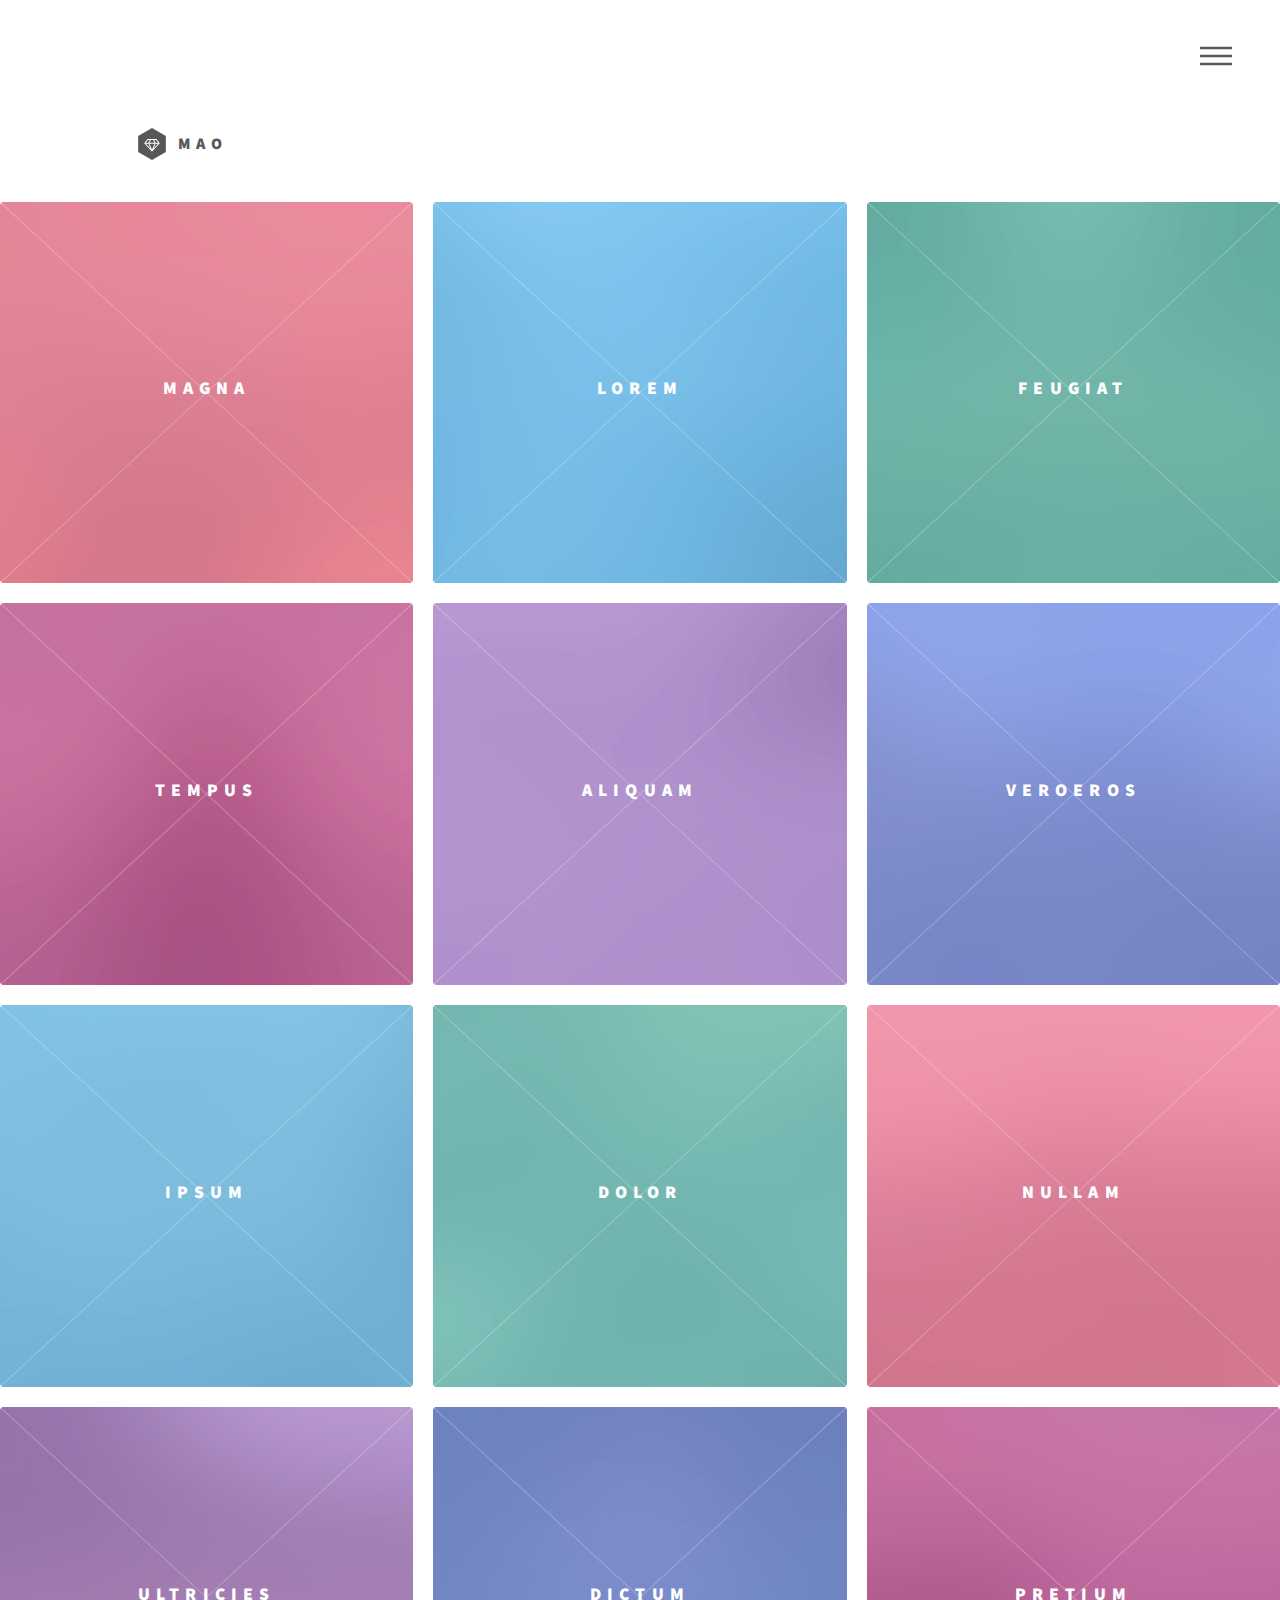
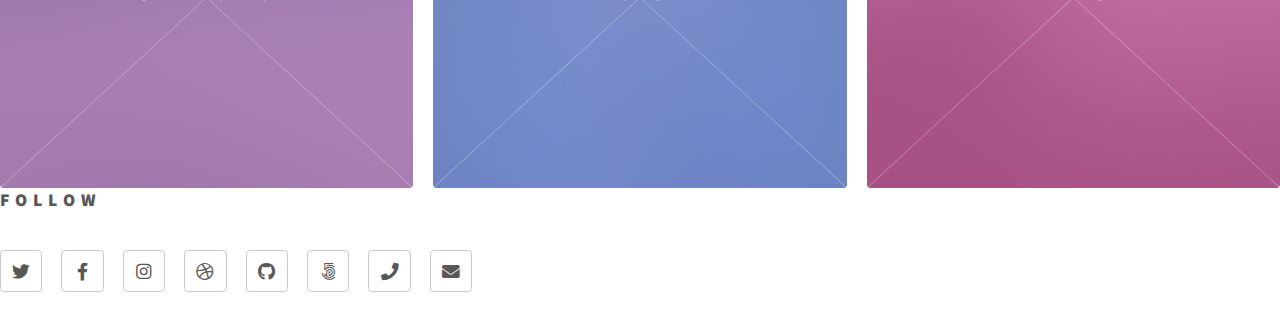
<file: docs/page2.html>
<!DOCTYPE HTML>
<!--
	Phantom by HTML5 UP
	html5up.net | @ajlkn
	Free for personal and commercial use under the CCA 3.0 license (html5up.net/license)
-->
<html>
	<head>
		<title>Generic - Phantom by HTML5 UP</title>
		<meta charset="utf-8" />
		<meta name="viewport" content="width=device-width, initial-scale=1, user-scalable=no" />
		<link rel="stylesheet" href="assets/css/main.css" />
		<noscript><link rel="stylesheet" href="assets/css/noscript.css" /></noscript>
	</head>
	<body class="is-preload">
		<!-- Wrapper -->
			<div id="wrapper">

				<!-- Header -->
					<header id="header">
						<div class="inner">

							<!-- Logo -->
								<a href="index.html" class="logo">
									<span class="symbol"><img src="images/logo.svg" alt="" /></span><span class="title">MAO</span>
								</a>

							<!-- Nav -->
								<nav>
									<ul>
										<li><a href="#menu">Menu</a></li>
									</ul>
								</nav>

						</div>
					</header>

				<!-- Menu -->
					<nav id="menu">
						<h2>Menu</h2>
						<ul>
							<li><a href="index.html">Home</a></li>
							<li><a href="generic.html">Ipsum veroeros</a></li>
							<li><a href="generic.html">Tempus etiam</a></li>
							<li><a href="generic.html">Consequat dolor</a></li>
							<li><a href="page2.html">Execs</a></li>
						</ul>
					</nav>

				<!-- Main -->
					<section class="tiles">
						<article class="style1">
							<span class="image">
								<img src="images/pic01.jpg" alt="" />
							</span>
							<a href="generic.html">
								<h2>Magna</h2>
								<div class="content">
									<p>Sed nisl arcu euismod sit amet nisi lorem etiam dolor veroeros et feugiat.</p>
								</div>
							</a>
						</article>
						<article class="style2">
							<span class="image">
								<img src="images/pic02.jpg" alt="" />
							</span>
							<a href="generic.html">
								<h2>Lorem</h2>
								<div class="content">
									<p>Sed nisl arcu euismod sit amet nisi lorem etiam dolor veroeros et feugiat.</p>
								</div>
							</a>
						</article>
						<article class="style3">
							<span class="image">
								<img src="images/pic03.jpg" alt="" />
							</span>
							<a href="generic.html">
								<h2>Feugiat</h2>
								<div class="content">
									<p>Sed nisl arcu euismod sit amet nisi lorem etiam dolor veroeros et feugiat.</p>
								</div>
							</a>
						</article>
						<article class="style4">
							<span class="image">
								<img src="images/pic04.jpg" alt="" />
							</span>
							<a href="generic.html">
								<h2>Tempus</h2>
								<div class="content">
									<p>Sed nisl arcu euismod sit amet nisi lorem etiam dolor veroeros et feugiat.</p>
								</div>
							</a>
						</article>
						<article class="style5">
							<span class="image">
								<img src="images/pic05.jpg" alt="" />
							</span>
							<a href="generic.html">
								<h2>Aliquam</h2>
								<div class="content">
									<p>Sed nisl arcu euismod sit amet nisi lorem etiam dolor veroeros et feugiat.</p>
								</div>
							</a>
						</article>
						<article class="style6">
							<span class="image">
								<img src="images/pic06.jpg" alt="" />
							</span>
							<a href="generic.html">
								<h2>Veroeros</h2>
								<div class="content">
									<p>Sed nisl arcu euismod sit amet nisi lorem etiam dolor veroeros et feugiat.</p>
								</div>
							</a>
						</article>
						<article class="style2">
							<span class="image">
								<img src="images/pic07.jpg" alt="" />
							</span>
							<a href="generic.html">
								<h2>Ipsum</h2>
								<div class="content">
									<p>Sed nisl arcu euismod sit amet nisi lorem etiam dolor veroeros et feugiat.</p>
								</div>
							</a>
						</article>
						<article class="style3">
							<span class="image">
								<img src="images/pic08.jpg" alt="" />
							</span>
							<a href="generic.html">
								<h2>Dolor</h2>
								<div class="content">
									<p>Sed nisl arcu euismod sit amet nisi lorem etiam dolor veroeros et feugiat.</p>
								</div>
							</a>
						</article>
						<article class="style1">
							<span class="image">
								<img src="images/pic09.jpg" alt="" />
							</span>
							<a href="generic.html">
								<h2>Nullam</h2>
								<div class="content">
									<p>Sed nisl arcu euismod sit amet nisi lorem etiam dolor veroeros et feugiat.</p>
								</div>
							</a>
						</article>
						<article class="style5">
							<span class="image">
								<img src="images/pic10.jpg" alt="" />
							</span>
							<a href="generic.html">
								<h2>Ultricies</h2>
								<div class="content">
									<p>Sed nisl arcu euismod sit amet nisi lorem etiam dolor veroeros et feugiat.</p>
								</div>
							</a>
						</article>
						<article class="style6">
							<span class="image">
								<img src="images/pic11.jpg" alt="" />
							</span>
							<a href="generic.html">
								<h2>Dictum</h2>
								<div class="content">
									<p>Sed nisl arcu euismod sit amet nisi lorem etiam dolor veroeros et feugiat.</p>
								</div>
							</a>
						</article>
						<article class="style4">
							<span class="image">
								<img src="images/pic12.jpg" alt="" />
							</span>
							<a href="generic.html">
								<h2>Pretium</h2>
								<div class="content">
									<p>Sed nisl arcu euismod sit amet nisi lorem etiam dolor veroeros et feugiat.</p>
								</div>
							</a>
						</article>
					</section>
					

				<!-- Footer -->
					
					<footer>
							<section >
								<h2>Follow</h2>
								<ul class="icons">
									<li><a href="#" class="icon brands style2 fa-twitter"><span class="label">Twitter</span></a></li>
									<li><a href="#" class="icon brands style2 fa-facebook-f"><span class="label">Facebook</span></a></li>
									<li><a href="#" class="icon brands style2 fa-instagram"><span class="label">Instagram</span></a></li>
									<li><a href="#" class="icon brands style2 fa-dribbble"><span class="label">Dribbble</span></a></li>
									<li><a href="#" class="icon brands style2 fa-github"><span class="label">GitHub</span></a></li>
									<li><a href="#" class="icon brands style2 fa-500px"><span class="label">500px</span></a></li>
									<li><a href="#" class="icon solid style2 fa-phone"><span class="label">Phone</span></a></li>
									<li><a href="#" class="icon solid style2 fa-envelope"><span class="label">Email</span></a></li>
								</ul>
							</section>
							
						
					</footer>

			</div>

		<!-- Scripts -->
			<script src="assets/js/jquery.min.js"></script>
			<script src="assets/js/browser.min.js"></script>
			<script src="assets/js/breakpoints.min.js"></script>
			<script src="assets/js/util.js"></script>
			<script src="assets/js/main.js"></script>

	</body>
</html>
</file>
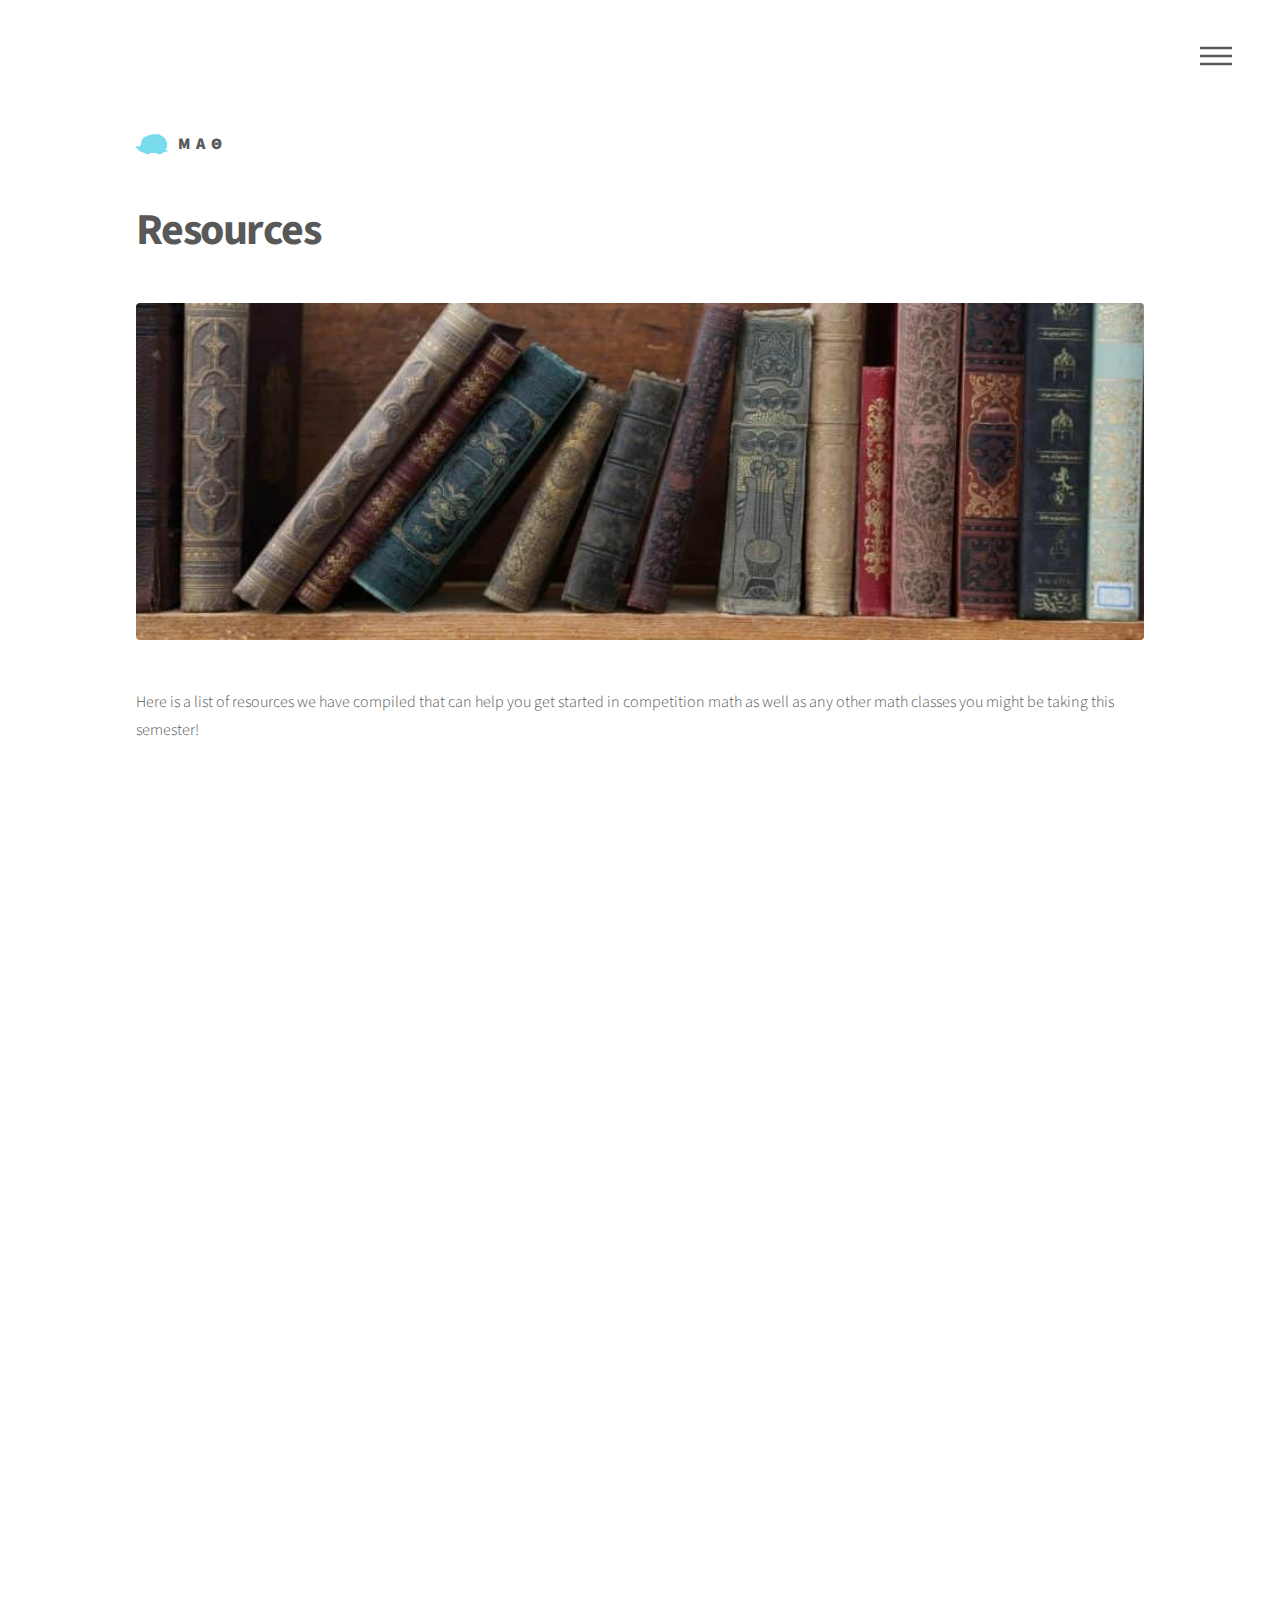
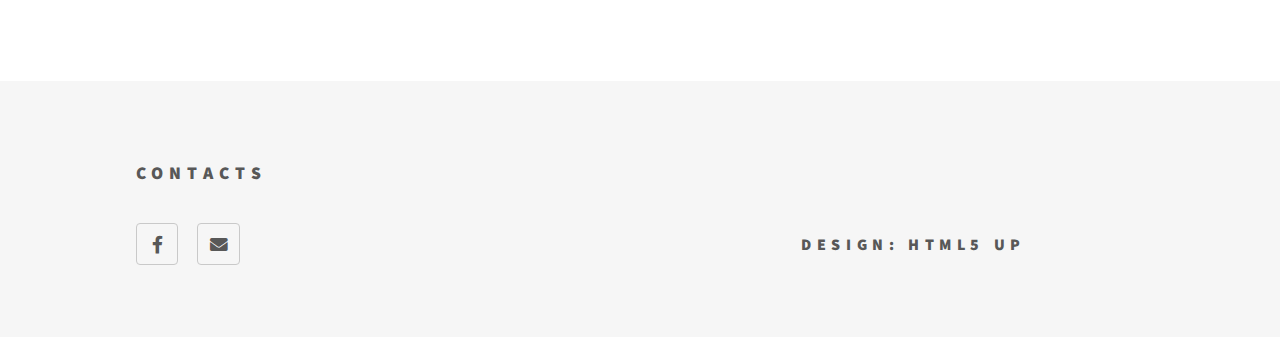
<file: docs/resources.html>
<!DOCTYPE HTML>
<!--
	Phantom by HTML5 UP
	html5up.net | @ajlkn
	Free for personal and commercial use under the CCA 3.0 license (html5up.net/license)
-->
<html>
	<head>
		<title>MA&Theta;</title>
		<meta charset="utf-8" />
		<meta name="viewport" content="width=device-width, initial-scale=1, user-scalable=no" />
		<link rel="stylesheet" href="assets/css/main.css" />
		<noscript><link rel="stylesheet" href="assets/css/noscript.css" /></noscript>
        <link rel="shortcut icon" type="image/x-icon" href="images/favicon.ico" />
	</head>
	<body class="is-preload">
		<!-- Wrapper -->
			<div id="wrapper">

				<!-- Header -->
					<header id="header">
						<div class="inner">

							<!-- Logo -->
								<a href="index.html" class="logo">
									<span class="symbol"><img src="images/clogo.png" alt="" /></span><span class="title">MA&Theta;</span>
								</a>

							<!-- Nav -->
								<nav>
									<ul>
										<li><a href="#menu">Menu</a></li>
									</ul>
								</nav>

						</div>
					</header>

				<!-- Menu -->
					<nav id="menu">
						<h2>Menu</h2>
						<ul>
							<li><a href="index.html">Home</a></li>
							<li><a href="resources.html">Resources</a></li>
							<li><a href="calendar.html">Calendar</a></li>
							<li><a href="volunteering.html">Volunteering</a></li>
							<li><a href="execpage.html">Execs</a></li>
						</ul>
					</nav>

				<!-- Main -->
					<div id="main">
						<div class="inner">
							<h1>Resources</h1>
							<span class="image main"><img src="images/books.png" alt="" /></span>
							<p>Here is a list of resources we have compiled that can help you get started in competition math as well as any other math classes you might be taking this semester!</p>
							<iframe class="googledoc" src="https://docs.google.com/document/d/e/2PACX-1vR9MV16q09VLD15KzhZMTbGKRuWtU3l5i8UBC7a54vEdg0l329445D0qnqS27E4pbLNPjtDPKhTOcFv/pub?embedded=true"></iframe>
						</div>
					</div>

				<!-- Footer -->
                <footer id="footer">
                    <div class="inner">
                        <section>
                            <h2>Contacts</h2>
								<ul class="icons">
								
									<li><a href="https://www.facebook.com/groups/947088309359256" target="_blank" rel="noopener noreferrer" class="icon brands style2 fa-facebook-f"><span class="label">Facebook</span></a></li>
									<li><a href="mailto: tamsmualphatheta@gmail.com" target="_blank" rel="noopener noreferrer" class="icon solid style2 fa-envelope"><span class="label">Email</span></a></li>
								</ul>
                        </section>

                        <h3><br>
                        <br><br><strong>Design: </strong>HTML5 UP</h3>
                    </div>
                </footer>

			</div>

		<!-- Scripts -->
			<script src="assets/js/jquery.min.js"></script>
			<script src="assets/js/browser.min.js"></script>
			<script src="assets/js/breakpoints.min.js"></script>
			<script src="assets/js/util.js"></script>
			<script src="assets/js/main.js"></script>

	</body>
</html>
</file>
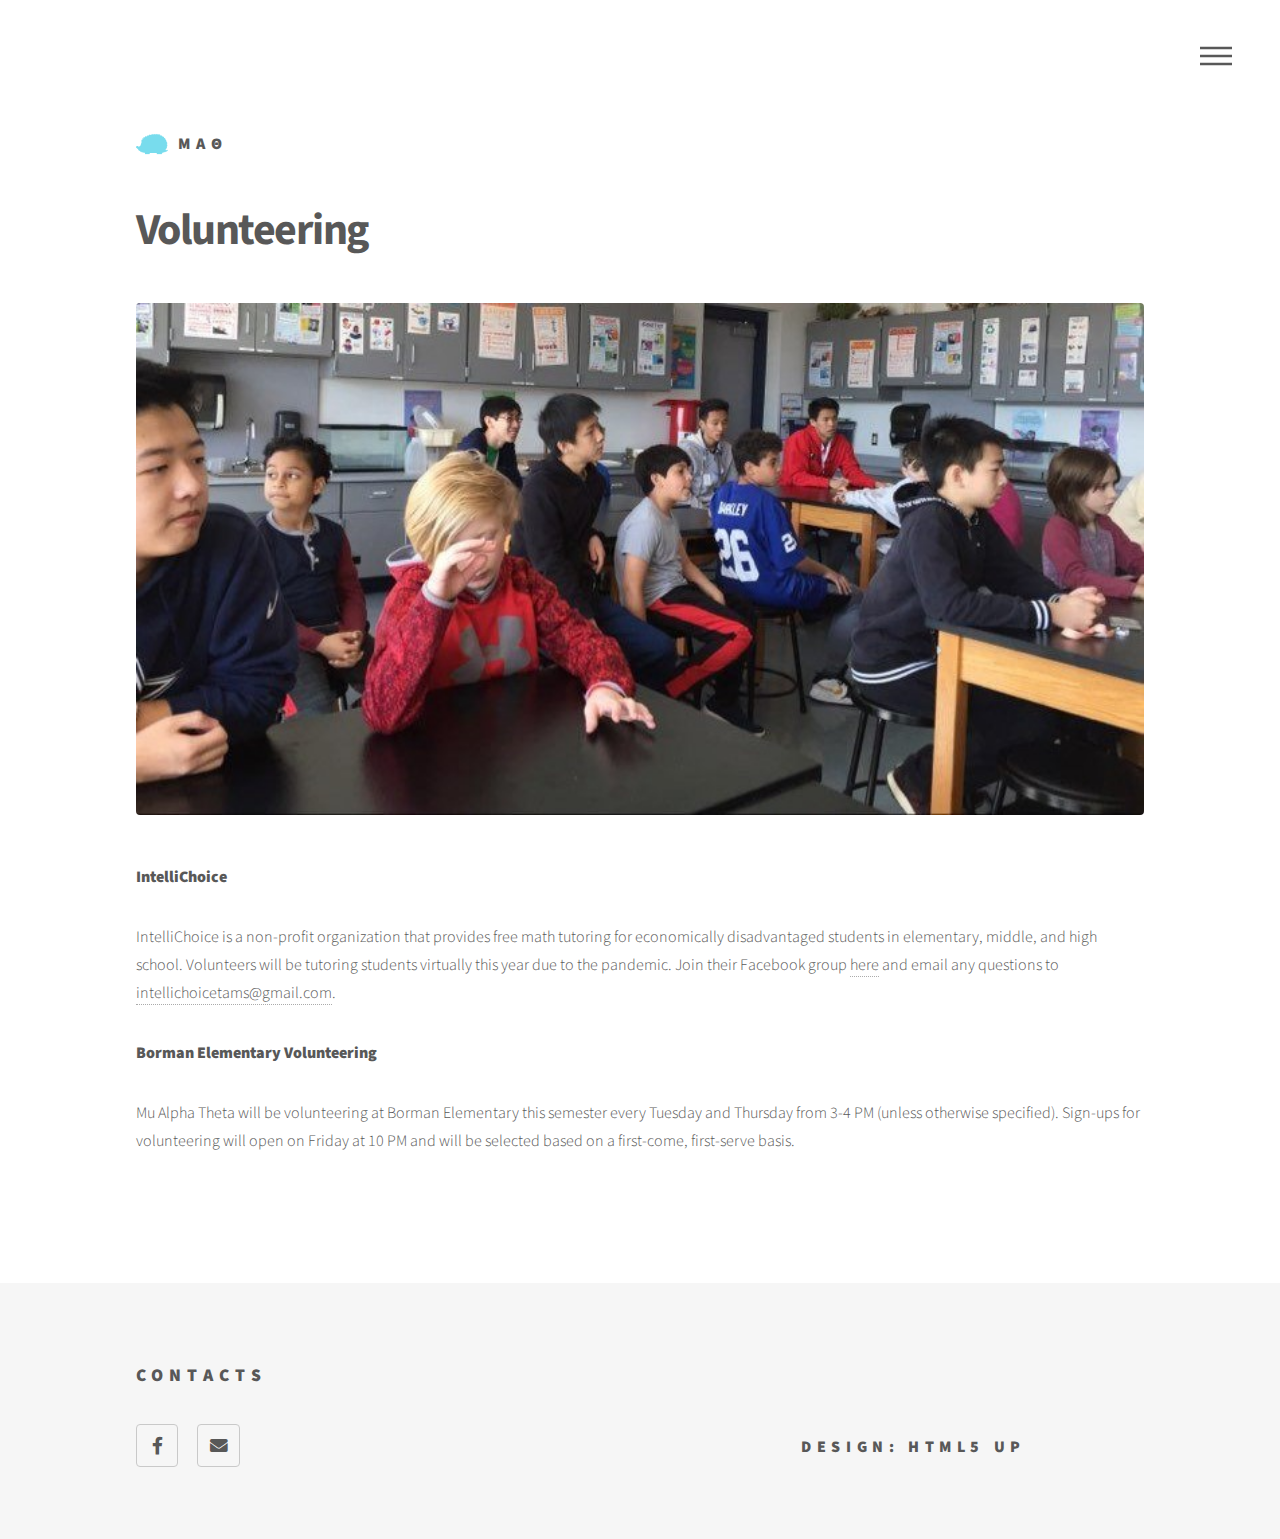
<file: docs/volunteering.html>
<!DOCTYPE HTML>
<!--
	Phantom by HTML5 UP
	html5up.net | @ajlkn
	Free for personal and commercial use under the CCA 3.0 license (html5up.net/license)
-->
<html>
	<head>
		<title>MA&Theta;</title>
		<meta charset="utf-8" />
		<meta name="viewport" content="width=device-width, initial-scale=1, user-scalable=no" />
		<link rel="stylesheet" href="assets/css/main.css" />
		<noscript><link rel="stylesheet" href="assets/css/noscript.css" /></noscript>
        <link rel="shortcut icon" type="image/x-icon" href="images/favicon.ico" />

	</head>
	<body class="is-preload">
		<!-- Wrapper -->
			<div id="wrapper">

				<!-- Header -->
					<header id="header">
						<div class="inner">

							<!-- Logo -->
								<a href="index.html" class="logo">
									<span class="symbol"><img src="images/clogo.png" alt="" /></span><span class="title">MA&Theta;</span>
								</a>

							<!-- Nav -->
								<nav>
									<ul>
										<li><a href="#menu">Menu</a></li>
									</ul>
								</nav>

						</div>
					</header>

				<!-- Menu -->
					<nav id="menu">
						<h2>Menu</h2>
						<ul>
							<li><a href="index.html">Home</a></li>
							<li><a href="resources.html">Resources</a></li>
							<li><a href="calendar.html">Calendar</a></li>
							<li><a href="volunteering.html">Volunteering</a></li>
							<li><a href="execpage.html">Execs</a></li>
						</ul>
					</nav>

				<!-- Main -->
					<div id="main">
						<div class="inner">
							<h1>Volunteering</h1>
							<span class="image main"><img src="images/volunteering.jpg" alt="" /></span>
                            <p><b>IntelliChoice</b></p>
                            <p>IntelliChoice is a non-profit organization that provides free math tutoring for economically disadvantaged students in elementary, middle, and high school. Volunteers will be tutoring students virtually this year due to the pandemic. Join their Facebook group <a href="https://www.facebook.com/groups/802972087043146/"  target="_blank" rel="noopener noreferrer">here</a>
                                and email any questions to <a href="mailto: intellichoicetams@gmail.com">intellichoicetams@gmail.com</a>.

                            </p>      
							<p><b>Borman Elementary Volunteering</b></p>
							<p>Mu Alpha Theta will be volunteering at Borman Elementary this semester every Tuesday and Thursday from 3-4 PM (unless otherwise specified). Sign-ups for volunteering will open on Friday at 10 PM and will be selected based on a first-come, first-serve basis.</p>

						</div>
					</div>

				<!-- Footer -->
                <footer id="footer">
                    <div class="inner">
                        <section>
                            <h2>Contacts</h2>
                            <ul class="icons">
								
                                <li><a href="https://www.facebook.com/groups/947088309359256" target="_blank" rel="noopener noreferrer" class="icon brands style2 fa-facebook-f"><span class="label">Facebook</span></a></li>
                                <li><a href="mailto: tamsmualphatheta@gmail.com" target="_blank" rel="noopener noreferrer" class="icon solid style2 fa-envelope"><span class="label">Email</span></a></li>
                            </ul>
                        </section>

                        <h3><br>
                        <br><br><strong>Design: </strong>HTML5 UP</h3>
                    </div>
                </footer>

			</div>

		<!-- Scripts -->
			<script src="assets/js/jquery.min.js"></script>
			<script src="assets/js/browser.min.js"></script>
			<script src="assets/js/breakpoints.min.js"></script>
			<script src="assets/js/util.js"></script>
			<script src="assets/js/main.js"></script>

	</body>
</html>
</file>
<file: docs/assets/css/noscript.css>
/*
	Phantom by HTML5 UP
	html5up.net | @ajlkn
	Free for personal and commercial use under the CCA 3.0 license (html5up.net/license)
*/

/* Tiles */

	body.is-preload .tiles article {
		-moz-transform: none;
		-webkit-transform: none;
		-ms-transform: none;
		transform: none;
		opacity: 1;
	}
</file>
<file: docs/assets/css/main.css>
@import url(fontawesome-all.min.css);
@import url("https://fonts.googleapis.com/css?family=Source+Sans+Pro:300,700,900");

/*
	Phantom by HTML5 UP
	html5up.net | @ajlkn
	Free for personal and commercial use under the CCA 3.0 license (html5up.net/license)
*/

html, body, div, span, applet, object,
iframe, h1, h2, h3, h4, h5, h6, p, blockquote,
pre, a, abbr, acronym, address, big, cite,
code, del, dfn, em, img, ins, kbd, q, s, samp,
small, strike, strong, sub, sup, tt, var, b,
u, i, center, dl, dt, dd, ol, ul, li, fieldset,
form, label, legend, table, caption, tbody,
tfoot, thead, tr, th, td, article, aside,
canvas, details, embed, figure, figcaption,
footer, header, hgroup, menu, nav, output, ruby,
section, summary, time, mark, audio, video {
	margin: 0;
	padding: 0;
	border: 0;
	font-size: 100%;
	font: inherit;
	vertical-align: baseline;}

article, aside, details, figcaption, figure,
footer, header, hgroup, menu, nav, section {
	display: block;}

body {
	line-height: 1;
}

ol, ul {
	list-style: none;
}

blockquote, q {
	quotes: none;
}

	blockquote:before, blockquote:after, q:before, q:after {
		content: '';
		content: none;
	}

table {
	border-collapse: collapse;
	border-spacing: 0;
}

body {
	-webkit-text-size-adjust: none;
}

mark {
	background-color: transparent;
	color: inherit;
}

input::-moz-focus-inner {
	border: 0;
	padding: 0;
}

input, select, textarea {
	-moz-appearance: none;
	-webkit-appearance: none;
	-ms-appearance: none;
	appearance: none;
}

/* Basic */

	@-ms-viewport {
		width: device-width;
	}

	body {
		-ms-overflow-style: scrollbar;
	}

	@media screen and (max-width: 480px) {

		html, body {
			min-width: 320px;
		}

	}

	html {
		box-sizing: border-box;
	}

	*, *:before, *:after {
		box-sizing: inherit;
	}

	body {
		background-color: #ffffff;
	}

		body.is-preload *, body.is-preload *:before, body.is-preload *:after {
			-moz-animation: none !important;
			-webkit-animation: none !important;
			-ms-animation: none !important;
			animation: none !important;
			-moz-transition: none !important;
			-webkit-transition: none !important;
			-ms-transition: none !important;
			transition: none !important;
		}

/* Type */

	body, input, select, textarea {
		
		color: #585858;
		font-family: "Source Sans Pro", Helvetica, sans-serif;
		font-size: 16pt;
		font-weight: 300;
		line-height: 1.75;
	}

		@media screen and (max-width: 1680px) {

			body, input, select, textarea {
				font-size: 14pt;
			}

		}

		@media screen and (max-width: 1280px) {

			body, input, select, textarea {
				font-size: 12pt;
			}

		}

	a {
		-moz-transition: border-bottom-color 0.2s ease, color 0.2s ease;
		-webkit-transition: border-bottom-color 0.2s ease, color 0.2s ease;
		-ms-transition: border-bottom-color 0.2s ease, color 0.2s ease;
		transition: border-bottom-color 0.2s ease, color 0.2s ease;
		text-decoration: none;
		color: #585858;
		border-bottom: dotted 1px rgba(88, 88, 88, 0.5);
	}

		a:hover {
			border-bottom-color: transparent;
			color: #f2849e !important;
		}

	strong, b {
		font-weight: 900;
	}

	em, i {
		font-style: italic;
	}

	p {
		margin: 0 0 2em 0;
	}

	h1 {
		font-size: 2.75em;
		font-weight: 700;
		line-height: 1.3;
		margin: 0 0 1em 0;
		letter-spacing: -0.035em;
	}

		h1 a {
			color: inherit;
		}

		@media screen and (max-width: 736px) {

			h1 {
				font-size: 2em;
				margin: 0 0 1em 0;
			}

		}

		@media screen and (max-width: 360px) {

			h1 {
				font-size: 1.75em;
			}

		}

	h2, h3, h4, h5, h6 {
		font-weight: 900;
		line-height: 1.5;
		margin: 0 0 2em 0;
		text-transform: uppercase;
		letter-spacing: 0.35em;
	}

		h2 a, h3 a, h4 a, h5 a, h6 a {
			color: inherit;
		}

	h2 {
		font-size: 1.1em;
	}

	h3 {
		font-size: 1em;
	}

	h4 {
		font-size: 0.8em;
	}

	h5 {
		font-size: 0.8em;
	}

	h6 {
		font-size: 0.8em;
	}

	@media screen and (max-width: 980px) {

		h1 br, h2 br, h3 br, h4 br, h5 br, h6 br {
			display: none;
		}

	}

	@media screen and (max-width: 736px) {

		h2 {
			font-size: 1em;
		}

		h3 {
			font-size: 0.8em;
		}

	}

	sub {
		font-size: 0.8em;
		position: relative;
		top: 0.5em;
	}

	sup {
		font-size: 0.8em;
		position: relative;
		top: -0.5em;
	}

	blockquote {
		border-left: solid 4px #c9c9c9;
		font-style: italic;
		margin: 0 0 2em 0;
		padding: 0.5em 0 0.5em 2em;
	}

	code {
		background: rgba(144, 144, 144, 0.075);
		border-radius: 4px;
		border: solid 1px #c9c9c9;
		font-family: "Courier New", monospace;
		font-size: 0.9em;
		margin: 0 0.25em;
		padding: 0.25em 0.65em;
	}

	pre {
		-webkit-overflow-scrolling: touch;
		font-family: "Courier New", monospace;
		font-size: 0.9em;
		margin: 0 0 2em 0;
	}

		pre code {
			display: block;
			line-height: 1.75;
			padding: 1em 1.5em;
			overflow-x: auto;
		}

	hr {
		border: 0;
		border-bottom: solid 1px #c9c9c9;
		margin: 2em 0;
	}

		hr.major {
			margin: 3em 0;
		}

	.align-left {
		text-align: left;
	}

	.align-center {
		text-align: center;
	}

	.align-right {
		text-align: right;
	}

/* Row */

	.row {
		display: flex;
		flex-wrap: wrap;
		box-sizing: border-box;
		align-items: stretch;
	}

		.row > * {
			box-sizing: border-box;
		}

		.row.gtr-uniform > * > :last-child {
			margin-bottom: 0;
		}

		.row.aln-left {
			justify-content: flex-start;
		}

		.row.aln-center {
			justify-content: center;
		}

		.row.aln-right {
			justify-content: flex-end;
		}

		.row.aln-top {
			align-items: flex-start;
		}

		.row.aln-middle {
			align-items: center;
		}

		.row.aln-bottom {
			align-items: flex-end;
		}

		.row > .imp {
			order: -1;
		}

		.row > .col-1 {
			width: 8.33333%;
		}

		.row > .off-1 {
			margin-left: 8.33333%;
		}

		.row > .col-2 {
			width: 16.66667%;
		}

		.row > .off-2 {
			margin-left: 16.66667%;
		}

		.row > .col-3 {
			width: 25%;
		}

		.row > .off-3 {
			margin-left: 25%;
		}

		.row > .col-4 {
			width: 33.33333%;
		}

		.row > .off-4 {
			margin-left: 33.33333%;
		}

		.row > .col-5 {
			width: 41.66667%;
		}

		.row > .off-5 {
			margin-left: 41.66667%;
		}

		.row > .col-6 {
			width: 50%;
		}

		.row > .off-6 {
			margin-left: 50%;
		}

		.row > .col-7 {
			width: 58.33333%;
		}

		.row > .off-7 {
			margin-left: 58.33333%;
		}

		.row > .col-8 {
			width: 66.66667%;
		}

		.row > .off-8 {
			margin-left: 66.66667%;
		}

		.row > .col-9 {
			width: 75%;
		}

		.row > .off-9 {
			margin-left: 75%;
		}

		.row > .col-10 {
			width: 83.33333%;
		}

		.row > .off-10 {
			margin-left: 83.33333%;
		}

		.row > .col-11 {
			width: 91.66667%;
		}

		.row > .off-11 {
			margin-left: 91.66667%;
		}

		.row > .col-12 {
			width: 100%;
		}

		.row > .off-12 {
			margin-left: 100%;
		}

		.row.gtr-0 {
			margin-top: 0;
			margin-left: 0em;
		}

			.row.gtr-0 > * {
				padding: 0 0 0 0em;
			}

			.row.gtr-0.gtr-uniform {
				margin-top: 0em;
			}

				.row.gtr-0.gtr-uniform > * {
					padding-top: 0em;
				}

		.row.gtr-25 {
			margin-top: 0;
			margin-left: -0.5em;
		}

			.row.gtr-25 > * {
				padding: 0 0 0 0.5em;
			}

			.row.gtr-25.gtr-uniform {
				margin-top: -0.5em;
			}

				.row.gtr-25.gtr-uniform > * {
					padding-top: 0.5em;
				}

		.row.gtr-50 {
			margin-top: 0;
			margin-left: -1em;
		}

			.row.gtr-50 > * {
				padding: 0 0 0 1em;
			}

			.row.gtr-50.gtr-uniform {
				margin-top: -1em;
			}

				.row.gtr-50.gtr-uniform > * {
					padding-top: 1em;
				}

		.row {
			margin-top: 0;
			margin-left: -2em;
		}

			.row > * {
				padding: 0 0 0 2em;
			}

			.row.gtr-uniform {
				margin-top: -2em;
			}

				.row.gtr-uniform > * {
					padding-top: 2em;
				}

		.row.gtr-150 {
			margin-top: 0;
			margin-left: -3em;
		}

			.row.gtr-150 > * {
				padding: 0 0 0 3em;
			}

			.row.gtr-150.gtr-uniform {
				margin-top: -3em;
			}

				.row.gtr-150.gtr-uniform > * {
					padding-top: 3em;
				}

		.row.gtr-200 {
			margin-top: 0;
			margin-left: -4em;
		}

			.row.gtr-200 > * {
				padding: 0 0 0 4em;
			}

			.row.gtr-200.gtr-uniform {
				margin-top: -4em;
			}

				.row.gtr-200.gtr-uniform > * {
					padding-top: 4em;
				}

		@media screen and (max-width: 1680px) {

			.row {
				display: flex;
				flex-wrap: wrap;
				box-sizing: border-box;
				align-items: stretch;
			}

				.row > * {
					box-sizing: border-box;
				}

				.row.gtr-uniform > * > :last-child {
					margin-bottom: 0;
				}

				.row.aln-left {
					justify-content: flex-start;
				}

				.row.aln-center {
					justify-content: center;
				}

				.row.aln-right {
					justify-content: flex-end;
				}

				.row.aln-top {
					align-items: flex-start;
				}

				.row.aln-middle {
					align-items: center;
				}

				.row.aln-bottom {
					align-items: flex-end;
				}

				.row > .imp-xlarge {
					order: -1;
				}

				.row > .col-1-xlarge {
					width: 8.33333%;
				}

				.row > .off-1-xlarge {
					margin-left: 8.33333%;
				}

				.row > .col-2-xlarge {
					width: 16.66667%;
				}

				.row > .off-2-xlarge {
					margin-left: 16.66667%;
				}

				.row > .col-3-xlarge {
					width: 25%;
				}

				.row > .off-3-xlarge {
					margin-left: 25%;
				}

				.row > .col-4-xlarge {
					width: 33.33333%;
				}

				.row > .off-4-xlarge {
					margin-left: 33.33333%;
				}

				.row > .col-5-xlarge {
					width: 41.66667%;
				}

				.row > .off-5-xlarge {
					margin-left: 41.66667%;
				}

				.row > .col-6-xlarge {
					width: 50%;
				}

				.row > .off-6-xlarge {
					margin-left: 50%;
				}

				.row > .col-7-xlarge {
					width: 58.33333%;
				}

				.row > .off-7-xlarge {
					margin-left: 58.33333%;
				}

				.row > .col-8-xlarge {
					width: 66.66667%;
				}

				.row > .off-8-xlarge {
					margin-left: 66.66667%;
				}

				.row > .col-9-xlarge {
					width: 75%;
				}

				.row > .off-9-xlarge {
					margin-left: 75%;
				}

				.row > .col-10-xlarge {
					width: 83.33333%;
				}

				.row > .off-10-xlarge {
					margin-left: 83.33333%;
				}

				.row > .col-11-xlarge {
					width: 91.66667%;
				}

				.row > .off-11-xlarge {
					margin-left: 91.66667%;
				}

				.row > .col-12-xlarge {
					width: 100%;
				}

				.row > .off-12-xlarge {
					margin-left: 100%;
				}

				.row.gtr-0 {
					margin-top: 0;
					margin-left: 0em;
				}

					.row.gtr-0 > * {
						padding: 0 0 0 0em;
					}

					.row.gtr-0.gtr-uniform {
						margin-top: 0em;
					}

						.row.gtr-0.gtr-uniform > * {
							padding-top: 0em;
						}

				.row.gtr-25 {
					margin-top: 0;
					margin-left: -0.5em;
				}

					.row.gtr-25 > * {
						padding: 0 0 0 0.5em;
					}

					.row.gtr-25.gtr-uniform {
						margin-top: -0.5em;
					}

						.row.gtr-25.gtr-uniform > * {
							padding-top: 0.5em;
						}

				.row.gtr-50 {
					margin-top: 0;
					margin-left: -1em;
				}

					.row.gtr-50 > * {
						padding: 0 0 0 1em;
					}

					.row.gtr-50.gtr-uniform {
						margin-top: -1em;
					}

						.row.gtr-50.gtr-uniform > * {
							padding-top: 1em;
						}

				.row {
					margin-top: 0;
					margin-left: -2em;
				}

					.row > * {
						padding: 0 0 0 2em;
					}

					.row.gtr-uniform {
						margin-top: -2em;
					}

						.row.gtr-uniform > * {
							padding-top: 2em;
						}

				.row.gtr-150 {
					margin-top: 0;
					margin-left: -3em;
				}

					.row.gtr-150 > * {
						padding: 0 0 0 3em;
					}

					.row.gtr-150.gtr-uniform {
						margin-top: -3em;
					}

						.row.gtr-150.gtr-uniform > * {
							padding-top: 3em;
						}

				.row.gtr-200 {
					margin-top: 0;
					margin-left: -4em;
				}

					.row.gtr-200 > * {
						padding: 0 0 0 4em;
					}

					.row.gtr-200.gtr-uniform {
						margin-top: -4em;
					}

						.row.gtr-200.gtr-uniform > * {
							padding-top: 4em;
						}

		}

		@media screen and (max-width: 1280px) {

			.row {
				display: flex;
				flex-wrap: wrap;
				box-sizing: border-box;
				align-items: stretch;
			}

				.row > * {
					box-sizing: border-box;
				}

				.row.gtr-uniform > * > :last-child {
					margin-bottom: 0;
				}

				.row.aln-left {
					justify-content: flex-start;
				}

				.row.aln-center {
					justify-content: center;
				}

				.row.aln-right {
					justify-content: flex-end;
				}

				.row.aln-top {
					align-items: flex-start;
				}

				.row.aln-middle {
					align-items: center;
				}

				.row.aln-bottom {
					align-items: flex-end;
				}

				.row > .imp-large {
					order: -1;
				}

				.row > .col-1-large {
					width: 8.33333%;
				}

				.row > .off-1-large {
					margin-left: 8.33333%;
				}

				.row > .col-2-large {
					width: 16.66667%;
				}

				.row > .off-2-large {
					margin-left: 16.66667%;
				}

				.row > .col-3-large {
					width: 25%;
				}

				.row > .off-3-large {
					margin-left: 25%;
				}

				.row > .col-4-large {
					width: 33.33333%;
				}

				.row > .off-4-large {
					margin-left: 33.33333%;
				}

				.row > .col-5-large {
					width: 41.66667%;
				}

				.row > .off-5-large {
					margin-left: 41.66667%;
				}

				.row > .col-6-large {
					width: 50%;
				}

				.row > .off-6-large {
					margin-left: 50%;
				}

				.row > .col-7-large {
					width: 58.33333%;
				}

				.row > .off-7-large {
					margin-left: 58.33333%;
				}

				.row > .col-8-large {
					width: 66.66667%;
				}

				.row > .off-8-large {
					margin-left: 66.66667%;
				}

				.row > .col-9-large {
					width: 75%;
				}

				.row > .off-9-large {
					margin-left: 75%;
				}

				.row > .col-10-large {
					width: 83.33333%;
				}

				.row > .off-10-large {
					margin-left: 83.33333%;
				}

				.row > .col-11-large {
					width: 91.66667%;
				}

				.row > .off-11-large {
					margin-left: 91.66667%;
				}

				.row > .col-12-large {
					width: 100%;
				}

				.row > .off-12-large {
					margin-left: 100%;
				}

				.row.gtr-0 {
					margin-top: 0;
					margin-left: 0em;
				}

					.row.gtr-0 > * {
						padding: 0 0 0 0em;
					}

					.row.gtr-0.gtr-uniform {
						margin-top: 0em;
					}

						.row.gtr-0.gtr-uniform > * {
							padding-top: 0em;
						}

				.row.gtr-25 {
					margin-top: 0;
					margin-left: -0.5em;
				}

					.row.gtr-25 > * {
						padding: 0 0 0 0.5em;
					}

					.row.gtr-25.gtr-uniform {
						margin-top: -0.5em;
					}

						.row.gtr-25.gtr-uniform > * {
							padding-top: 0.5em;
						}

				.row.gtr-50 {
					margin-top: 0;
					margin-left: -1em;
				}

					.row.gtr-50 > * {
						padding: 0 0 0 1em;
					}

					.row.gtr-50.gtr-uniform {
						margin-top: -1em;
					}

						.row.gtr-50.gtr-uniform > * {
							padding-top: 1em;
						}

				.row {
					margin-top: 0;
					margin-left: -2em;
				}

					.row > * {
						padding: 0 0 0 2em;
					}

					.row.gtr-uniform {
						margin-top: -2em;
					}

						.row.gtr-uniform > * {
							padding-top: 2em;
						}

				.row.gtr-150 {
					margin-top: 0;
					margin-left: -3em;
				}

					.row.gtr-150 > * {
						padding: 0 0 0 3em;
					}

					.row.gtr-150.gtr-uniform {
						margin-top: -3em;
					}

						.row.gtr-150.gtr-uniform > * {
							padding-top: 3em;
						}

				.row.gtr-200 {
					margin-top: 0;
					margin-left: -4em;
				}

					.row.gtr-200 > * {
						padding: 0 0 0 4em;
					}

					.row.gtr-200.gtr-uniform {
						margin-top: -4em;
					}

						.row.gtr-200.gtr-uniform > * {
							padding-top: 4em;
						}

		}

		@media screen and (max-width: 980px) {

			.row {
				display: flex;
				flex-wrap: wrap;
				box-sizing: border-box;
				align-items: stretch;
			}

				.row > * {
					box-sizing: border-box;
				}

				.row.gtr-uniform > * > :last-child {
					margin-bottom: 0;
				}

				.row.aln-left {
					justify-content: flex-start;
				}

				.row.aln-center {
					justify-content: center;
				}

				.row.aln-right {
					justify-content: flex-end;
				}

				.row.aln-top {
					align-items: flex-start;
				}

				.row.aln-middle {
					align-items: center;
				}

				.row.aln-bottom {
					align-items: flex-end;
				}

				.row > .imp-medium {
					order: -1;
				}

				.row > .col-1-medium {
					width: 8.33333%;
				}

				.row > .off-1-medium {
					margin-left: 8.33333%;
				}

				.row > .col-2-medium {
					width: 16.66667%;
				}

				.row > .off-2-medium {
					margin-left: 16.66667%;
				}

				.row > .col-3-medium {
					width: 25%;
				}

				.row > .off-3-medium {
					margin-left: 25%;
				}

				.row > .col-4-medium {
					width: 33.33333%;
				}

				.row > .off-4-medium {
					margin-left: 33.33333%;
				}

				.row > .col-5-medium {
					width: 41.66667%;
				}

				.row > .off-5-medium {
					margin-left: 41.66667%;
				}

				.row > .col-6-medium {
					width: 50%;
				}

				.row > .off-6-medium {
					margin-left: 50%;
				}

				.row > .col-7-medium {
					width: 58.33333%;
				}

				.row > .off-7-medium {
					margin-left: 58.33333%;
				}

				.row > .col-8-medium {
					width: 66.66667%;
				}

				.row > .off-8-medium {
					margin-left: 66.66667%;
				}

				.row > .col-9-medium {
					width: 75%;
				}

				.row > .off-9-medium {
					margin-left: 75%;
				}

				.row > .col-10-medium {
					width: 83.33333%;
				}

				.row > .off-10-medium {
					margin-left: 83.33333%;
				}

				.row > .col-11-medium {
					width: 91.66667%;
				}

				.row > .off-11-medium {
					margin-left: 91.66667%;
				}

				.row > .col-12-medium {
					width: 100%;
				}

				.row > .off-12-medium {
					margin-left: 100%;
				}

				.row.gtr-0 {
					margin-top: 0;
					margin-left: 0em;
				}

					.row.gtr-0 > * {
						padding: 0 0 0 0em;
					}

					.row.gtr-0.gtr-uniform {
						margin-top: 0em;
					}

						.row.gtr-0.gtr-uniform > * {
							padding-top: 0em;
						}

				.row.gtr-25 {
					margin-top: 0;
					margin-left: -0.375em;
				}

					.row.gtr-25 > * {
						padding: 0 0 0 0.375em;
					}

					.row.gtr-25.gtr-uniform {
						margin-top: -0.375em;
					}

						.row.gtr-25.gtr-uniform > * {
							padding-top: 0.375em;
						}

				.row.gtr-50 {
					margin-top: 0;
					margin-left: -0.75em;
				}

					.row.gtr-50 > * {
						padding: 0 0 0 0.75em;
					}

					.row.gtr-50.gtr-uniform {
						margin-top: -0.75em;
					}

						.row.gtr-50.gtr-uniform > * {
							padding-top: 0.75em;
						}

				.row {
					margin-top: 0;
					margin-left: -1.5em;
				}

					.row > * {
						padding: 0 0 0 1.5em;
					}

					.row.gtr-uniform {
						margin-top: -1.5em;
					}

						.row.gtr-uniform > * {
							padding-top: 1.5em;
						}

				.row.gtr-150 {
					margin-top: 0;
					margin-left: -2.25em;
				}

					.row.gtr-150 > * {
						padding: 0 0 0 2.25em;
					}

					.row.gtr-150.gtr-uniform {
						margin-top: -2.25em;
					}

						.row.gtr-150.gtr-uniform > * {
							padding-top: 2.25em;
						}

				.row.gtr-200 {
					margin-top: 0;
					margin-left: -3em;
				}

					.row.gtr-200 > * {
						padding: 0 0 0 3em;
					}

					.row.gtr-200.gtr-uniform {
						margin-top: -3em;
					}

						.row.gtr-200.gtr-uniform > * {
							padding-top: 3em;
						}

		}

		@media screen and (max-width: 736px) {

			.row {
				display: flex;
				flex-wrap: wrap;
				box-sizing: border-box;
				align-items: stretch;
			}

				.row > * {
					box-sizing: border-box;
				}

				.row.gtr-uniform > * > :last-child {
					margin-bottom: 0;
				}

				.row.aln-left {
					justify-content: flex-start;
				}

				.row.aln-center {
					justify-content: center;
				}

				.row.aln-right {
					justify-content: flex-end;
				}

				.row.aln-top {
					align-items: flex-start;
				}

				.row.aln-middle {
					align-items: center;
				}

				.row.aln-bottom {
					align-items: flex-end;
				}

				.row > .imp-small {
					order: -1;
				}

				.row > .col-1-small {
					width: 8.33333%;
				}

				.row > .off-1-small {
					margin-left: 8.33333%;
				}

				.row > .col-2-small {
					width: 16.66667%;
				}

				.row > .off-2-small {
					margin-left: 16.66667%;
				}

				.row > .col-3-small {
					width: 25%;
				}

				.row > .off-3-small {
					margin-left: 25%;
				}

				.row > .col-4-small {
					width: 33.33333%;
				}

				.row > .off-4-small {
					margin-left: 33.33333%;
				}

				.row > .col-5-small {
					width: 41.66667%;
				}

				.row > .off-5-small {
					margin-left: 41.66667%;
				}

				.row > .col-6-small {
					width: 50%;
				}

				.row > .off-6-small {
					margin-left: 50%;
				}

				.row > .col-7-small {
					width: 58.33333%;
				}

				.row > .off-7-small {
					margin-left: 58.33333%;
				}

				.row > .col-8-small {
					width: 66.66667%;
				}

				.row > .off-8-small {
					margin-left: 66.66667%;
				}

				.row > .col-9-small {
					width: 75%;
				}

				.row > .off-9-small {
					margin-left: 75%;
				}

				.row > .col-10-small {
					width: 83.33333%;
				}

				.row > .off-10-small {
					margin-left: 83.33333%;
				}

				.row > .col-11-small {
					width: 91.66667%;
				}

				.row > .off-11-small {
					margin-left: 91.66667%;
				}

				.row > .col-12-small {
					width: 100%;
				}

				.row > .off-12-small {
					margin-left: 100%;
				}

				.row.gtr-0 {
					margin-top: 0;
					margin-left: 0em;
				}

					.row.gtr-0 > * {
						padding: 0 0 0 0em;
					}

					.row.gtr-0.gtr-uniform {
						margin-top: 0em;
					}

						.row.gtr-0.gtr-uniform > * {
							padding-top: 0em;
						}

				.row.gtr-25 {
					margin-top: 0;
					margin-left: -0.25em;
				}

					.row.gtr-25 > * {
						padding: 0 0 0 0.25em;
					}

					.row.gtr-25.gtr-uniform {
						margin-top: -0.25em;
					}

						.row.gtr-25.gtr-uniform > * {
							padding-top: 0.25em;
						}

				.row.gtr-50 {
					margin-top: 0;
					margin-left: -0.5em;
				}

					.row.gtr-50 > * {
						padding: 0 0 0 0.5em;
					}

					.row.gtr-50.gtr-uniform {
						margin-top: -0.5em;
					}

						.row.gtr-50.gtr-uniform > * {
							padding-top: 0.5em;
						}

				.row {
					margin-top: 0;
					margin-left: -1em;
				}

					.row > * {
						padding: 0 0 0 1em;
					}

					.row.gtr-uniform {
						margin-top: -1em;
					}

						.row.gtr-uniform > * {
							padding-top: 1em;
						}

				.row.gtr-150 {
					margin-top: 0;
					margin-left: -1.5em;
				}

					.row.gtr-150 > * {
						padding: 0 0 0 1.5em;
					}

					.row.gtr-150.gtr-uniform {
						margin-top: -1.5em;
					}

						.row.gtr-150.gtr-uniform > * {
							padding-top: 1.5em;
						}

				.row.gtr-200 {
					margin-top: 0;
					margin-left: -2em;
				}

					.row.gtr-200 > * {
						padding: 0 0 0 2em;
					}

					.row.gtr-200.gtr-uniform {
						margin-top: -2em;
					}

						.row.gtr-200.gtr-uniform > * {
							padding-top: 2em;
						}

		}

		@media screen and (max-width: 480px) {

			.row {
				display: flex;
				flex-wrap: wrap;
				box-sizing: border-box;
				align-items: stretch;
			}

				.row > * {
					box-sizing: border-box;
				}

				.row.gtr-uniform > * > :last-child {
					margin-bottom: 0;
				}

				.row.aln-left {
					justify-content: flex-start;
				}

				.row.aln-center {
					justify-content: center;
				}

				.row.aln-right {
					justify-content: flex-end;
				}

				.row.aln-top {
					align-items: flex-start;
				}

				.row.aln-middle {
					align-items: center;
				}

				.row.aln-bottom {
					align-items: flex-end;
				}

				.row > .imp-xsmall {
					order: -1;
				}

				.row > .col-1-xsmall {
					width: 8.33333%;
				}

				.row > .off-1-xsmall {
					margin-left: 8.33333%;
				}

				.row > .col-2-xsmall {
					width: 16.66667%;
				}

				.row > .off-2-xsmall {
					margin-left: 16.66667%;
				}

				.row > .col-3-xsmall {
					width: 25%;
				}

				.row > .off-3-xsmall {
					margin-left: 25%;
				}

				.row > .col-4-xsmall {
					width: 33.33333%;
				}

				.row > .off-4-xsmall {
					margin-left: 33.33333%;
				}

				.row > .col-5-xsmall {
					width: 41.66667%;
				}

				.row > .off-5-xsmall {
					margin-left: 41.66667%;
				}

				.row > .col-6-xsmall {
					width: 50%;
				}

				.row > .off-6-xsmall {
					margin-left: 50%;
				}

				.row > .col-7-xsmall {
					width: 58.33333%;
				}

				.row > .off-7-xsmall {
					margin-left: 58.33333%;
				}

				.row > .col-8-xsmall {
					width: 66.66667%;
				}

				.row > .off-8-xsmall {
					margin-left: 66.66667%;
				}

				.row > .col-9-xsmall {
					width: 75%;
				}

				.row > .off-9-xsmall {
					margin-left: 75%;
				}

				.row > .col-10-xsmall {
					width: 83.33333%;
				}

				.row > .off-10-xsmall {
					margin-left: 83.33333%;
				}

				.row > .col-11-xsmall {
					width: 91.66667%;
				}

				.row > .off-11-xsmall {
					margin-left: 91.66667%;
				}

				.row > .col-12-xsmall {
					width: 100%;
				}

				.row > .off-12-xsmall {
					margin-left: 100%;
				}

				.row.gtr-0 {
					margin-top: 0;
					margin-left: 0em;
				}

					.row.gtr-0 > * {
						padding: 0 0 0 0em;
					}

					.row.gtr-0.gtr-uniform {
						margin-top: 0em;
					}

						.row.gtr-0.gtr-uniform > * {
							padding-top: 0em;
						}

				.row.gtr-25 {
					margin-top: 0;
					margin-left: -0.25em;
				}

					.row.gtr-25 > * {
						padding: 0 0 0 0.25em;
					}

					.row.gtr-25.gtr-uniform {
						margin-top: -0.25em;
					}

						.row.gtr-25.gtr-uniform > * {
							padding-top: 0.25em;
						}

				.row.gtr-50 {
					margin-top: 0;
					margin-left: -0.5em;
				}

					.row.gtr-50 > * {
						padding: 0 0 0 0.5em;
					}

					.row.gtr-50.gtr-uniform {
						margin-top: -0.5em;
					}

						.row.gtr-50.gtr-uniform > * {
							padding-top: 0.5em;
						}

				.row {
					margin-top: 0;
					margin-left: -1em;
				}

					.row > * {
						padding: 0 0 0 1em;
					}

					.row.gtr-uniform {
						margin-top: -1em;
					}

						.row.gtr-uniform > * {
							padding-top: 1em;
						}

				.row.gtr-150 {
					margin-top: 0;
					margin-left: -1.5em;
				}

					.row.gtr-150 > * {
						padding: 0 0 0 1.5em;
					}

					.row.gtr-150.gtr-uniform {
						margin-top: -1.5em;
					}

						.row.gtr-150.gtr-uniform > * {
							padding-top: 1.5em;
						}

				.row.gtr-200 {
					margin-top: 0;
					margin-left: -2em;
				}

					.row.gtr-200 > * {
						padding: 0 0 0 2em;
					}

					.row.gtr-200.gtr-uniform {
						margin-top: -2em;
					}

						.row.gtr-200.gtr-uniform > * {
							padding-top: 2em;
						}

		}

/* Section/Article */

	section.special, article.special {
		text-align: center;
	}

	header p {
		margin-top: -1em;
	}

	@media screen and (max-width: 736px) {

		header p {
			margin-top: 0;
		}

	}

/* Icon */

	.icon {
		text-decoration: none;
		border-bottom: none;
		position: relative;
	}

		.icon:before {
			-moz-osx-font-smoothing: grayscale;
			-webkit-font-smoothing: antialiased;
			display: inline-block;
			font-style: normal;
			font-variant: normal;
			text-rendering: auto;
			line-height: 1;
			text-transform: none !important;
			font-family: 'Font Awesome 5 Free';
			font-weight: 400;
		}

		.icon > .label {
			display: none;
		}

		.icon:before {
			line-height: inherit;
		}

		.icon.solid:before {
			font-weight: 900;
		}

		.icon.brands:before {
			font-family: 'Font Awesome 5 Brands';
		}

		.icon.style2 {
			-moz-transition: background-color 0.2s ease-in-out, color 0.2s ease-in-out, border-color 0.2s ease-in-out;
			-webkit-transition: background-color 0.2s ease-in-out, color 0.2s ease-in-out, border-color 0.2s ease-in-out;
			-ms-transition: background-color 0.2s ease-in-out, color 0.2s ease-in-out, border-color 0.2s ease-in-out;
			transition: background-color 0.2s ease-in-out, color 0.2s ease-in-out, border-color 0.2s ease-in-out;
			background-color: transparent;
			border: solid 1px #c9c9c9;
			border-radius: 4px;
			width: 2.65em;
			height: 2.65em;
			display: inline-block;
			text-align: center;
			line-height: 2.65em;
			color: inherit;
		}

			.icon.style2:before {
				font-size: 1.1em;
			}

			.icon.style2:hover {
				color: #f2849e;
				border-color: #f2849e;
			}

			.icon.style2:active {
				background-color: rgba(242, 132, 158, 0.1);
			}

/* List */

	ol {
		list-style: decimal;
		margin: 0 0 2em 0;
		padding-left: 1.25em;
	}

		ol li {
			padding-left: 0.25em;
		}

	ul {
		list-style: disc;
		margin: 0 0 2em 0;
		padding-left: 1em;
	}

		ul li {
			padding-left: 0.5em;
		}

		ul.alt {
			list-style: none;
			padding-left: 0;
		}

			ul.alt li {
				border-top: solid 1px #c9c9c9;
				padding: 0.5em 0;
			}

				ul.alt li:first-child {
					border-top: 0;
					padding-top: 0;
				}

	dl {
		margin: 0 0 2em 0;
	}

		dl dt {
			display: block;
			font-weight: 900;
			margin: 0 0 1em 0;
		}

		dl dd {
			margin-left: 2em;
		}

/* Actions */

	ul.actions {
		display: -moz-flex;
		display: -webkit-flex;
		display: -ms-flex;
		display: flex;
		cursor: default;
		list-style: none;
		margin-left: -1em;
		padding-left: 0;
	}

		ul.actions li {
			padding: 0 0 0 1em;
			vertical-align: middle;
		}

		ul.actions.special {
			-moz-justify-content: center;
			-webkit-justify-content: center;
			-ms-justify-content: center;
			justify-content: center;
			width: 100%;
			margin-left: 0;
		}

			ul.actions.special li:first-child {
				padding-left: 0;
			}

		ul.actions.stacked {
			-moz-flex-direction: column;
			-webkit-flex-direction: column;
			-ms-flex-direction: column;
			flex-direction: column;
			margin-left: 0;
		}

			ul.actions.stacked li {
				padding: 1.3em 0 0 0;
			}

				ul.actions.stacked li:first-child {
					padding-top: 0;
				}

		ul.actions.fit {
			width: calc(100% + 1em);
		}

			ul.actions.fit li {
				-moz-flex-grow: 1;
				-webkit-flex-grow: 1;
				-ms-flex-grow: 1;
				flex-grow: 1;
				-moz-flex-shrink: 1;
				-webkit-flex-shrink: 1;
				-ms-flex-shrink: 1;
				flex-shrink: 1;
				width: 100%;
			}

				ul.actions.fit li > * {
					width: 100%;
				}

			ul.actions.fit.stacked {
				width: 100%;
			}

		@media screen and (max-width: 480px) {

			ul.actions:not(.fixed) {
				-moz-flex-direction: column;
				-webkit-flex-direction: column;
				-ms-flex-direction: column;
				flex-direction: column;
				margin-left: 0;
				width: 100% !important;
			}

				ul.actions:not(.fixed) li {
					-moz-flex-grow: 1;
					-webkit-flex-grow: 1;
					-ms-flex-grow: 1;
					flex-grow: 1;
					-moz-flex-shrink: 1;
					-webkit-flex-shrink: 1;
					-ms-flex-shrink: 1;
					flex-shrink: 1;
					padding: 1em 0 0 0;
					text-align: center;
					width: 100%;
				}

					ul.actions:not(.fixed) li > * {
						width: 100%;
					}

					ul.actions:not(.fixed) li:first-child {
						padding-top: 0;
					}

					ul.actions:not(.fixed) li input[type="submit"],
					ul.actions:not(.fixed) li input[type="reset"],
					ul.actions:not(.fixed) li input[type="button"],
					ul.actions:not(.fixed) li button,
					ul.actions:not(.fixed) li .button {
						width: 100%;
					}

						ul.actions:not(.fixed) li input[type="submit"].icon:before,
						ul.actions:not(.fixed) li input[type="reset"].icon:before,
						ul.actions:not(.fixed) li input[type="button"].icon:before,
						ul.actions:not(.fixed) li button.icon:before,
						ul.actions:not(.fixed) li .button.icon:before {
							margin-left: -0.5rem;
						}

		}

/* Icons */

	ul.icons {
		cursor: default;
		list-style: none;
		padding-left: 0;
		margin: -1em 0 2em -1em;
	}

		ul.icons li {
			display: inline-block;
			padding: 1em 0 0 1em;
		}

/* Form */

	form {
		margin: 0 0 2em 0;
		overflow-x: hidden;
	}

		form > :last-child {
			margin-bottom: 0;
		}

		form > .fields {
			display: -moz-flex;
			display: -webkit-flex;
			display: -ms-flex;
			display: flex;
			-moz-flex-wrap: wrap;
			-webkit-flex-wrap: wrap;
			-ms-flex-wrap: wrap;
			flex-wrap: wrap;
			width: calc(100% + 3em);
			margin: -1.5em 0 2em -1.5em;
		}

			form > .fields > .field {
				-moz-flex-grow: 0;
				-webkit-flex-grow: 0;
				-ms-flex-grow: 0;
				flex-grow: 0;
				-moz-flex-shrink: 0;
				-webkit-flex-shrink: 0;
				-ms-flex-shrink: 0;
				flex-shrink: 0;
				padding: 1.5em 0 0 1.5em;
				width: calc(100% - 1.5em);
			}

				form > .fields > .field.half {
					width: calc(50% - 0.75em);
				}

				form > .fields > .field.third {
					width: calc(100%/3 - 0.5em);
				}

				form > .fields > .field.quarter {
					width: calc(25% - 0.375em);
				}

		@media screen and (max-width: 480px) {

			form > .fields {
				width: calc(100% + 3em);
				margin: -1.5em 0 2em -1.5em;
			}

				form > .fields > .field {
					padding: 1.5em 0 0 1.5em;
					width: calc(100% - 1.5em);
				}

					form > .fields > .field.half {
						width: calc(100% - 1.5em);
					}

					form > .fields > .field.third {
						width: calc(100% - 1.5em);
					}

					form > .fields > .field.quarter {
						width: calc(100% - 1.5em);
					}

		}

	label {
		display: block;
		font-size: 0.9em;
		font-weight: 900;
		margin: 0 0 1em 0;
	}

	input[type="text"],
	input[type="password"],
	input[type="email"],
	input[type="tel"],
	select,
	textarea {
		-moz-appearance: none;
		-webkit-appearance: none;
		-ms-appearance: none;
		appearance: none;
		background-color: transparent;
		border: none;
		border-radius: 0;
		border-bottom: solid 1px #c9c9c9;
		color: inherit;
		display: block;
		outline: 0;
		padding: 0;
		text-decoration: none;
		width: 100%;
	}

		input[type="text"]:invalid,
		input[type="password"]:invalid,
		input[type="email"]:invalid,
		input[type="tel"]:invalid,
		select:invalid,
		textarea:invalid {
			box-shadow: none;
		}

		input[type="text"]:focus,
		input[type="password"]:focus,
		input[type="email"]:focus,
		input[type="tel"]:focus,
		select:focus,
		textarea:focus {
			border-bottom-color: #f2849e;
			box-shadow: inset 0 -1px 0 0 #f2849e;
		}

	select {
		background-image: url("data:image/svg+xml;charset=utf8,%3Csvg xmlns='http://www.w3.org/2000/svg' width='40' height='40' preserveAspectRatio='none' viewBox='0 0 40 40'%3E%3Cpath d='M9.4,12.3l10.4,10.4l10.4-10.4c0.2-0.2,0.5-0.4,0.9-0.4c0.3,0,0.6,0.1,0.9,0.4l3.3,3.3c0.2,0.2,0.4,0.5,0.4,0.9 c0,0.4-0.1,0.6-0.4,0.9L20.7,31.9c-0.2,0.2-0.5,0.4-0.9,0.4c-0.3,0-0.6-0.1-0.9-0.4L4.3,17.3c-0.2-0.2-0.4-0.5-0.4-0.9 c0-0.4,0.1-0.6,0.4-0.9l3.3-3.3c0.2-0.2,0.5-0.4,0.9-0.4S9.1,12.1,9.4,12.3z' fill='%23c9c9c9' /%3E%3C/svg%3E");
		background-size: 1.25rem;
		background-repeat: no-repeat;
		background-position: calc(100% - 1rem) center;
		height: 3em;
		padding-right: 3em;
		text-overflow: ellipsis;
	}

		select option {
			background: #ffffff;
		}

		select:focus::-ms-value {
			background-color: transparent;
		}

		select::-ms-expand {
			display: none;
		}

	input[type="text"],
	input[type="password"],
	input[type="email"],
	select {
		height: 3em;
	}

	textarea {
		padding: 0;
		min-height: 3.75em;
	}

	input[type="checkbox"],
	input[type="radio"] {
		-moz-appearance: none;
		-webkit-appearance: none;
		-ms-appearance: none;
		appearance: none;
		display: block;
		float: left;
		margin-right: -2em;
		opacity: 0;
		width: 1em;
		z-index: -1;
	}

		input[type="checkbox"] + label,
		input[type="radio"] + label {
			text-decoration: none;
			color: #585858;
			cursor: pointer;
			display: inline-block;
			font-size: 1em;
			font-weight: 300;
			padding-left: 2.55em;
			padding-right: 0.75em;
			position: relative;
		}

			input[type="checkbox"] + label:before,
			input[type="radio"] + label:before {
				-moz-osx-font-smoothing: grayscale;
				-webkit-font-smoothing: antialiased;
				display: inline-block;
				font-style: normal;
				font-variant: normal;
				text-rendering: auto;
				line-height: 1;
				text-transform: none !important;
				font-family: 'Font Awesome 5 Free';
				font-weight: 900;
			}

			input[type="checkbox"] + label:before,
			input[type="radio"] + label:before {
				border-radius: 4px;
				border: solid 1px #c9c9c9;
				content: '';
				display: inline-block;
				font-size: 0.8em;
				height: 2.25em;
				left: 0;
				line-height: 2.25em;
				position: absolute;
				text-align: center;
				top: 0;
				width: 2.25em;
			}

		input[type="checkbox"]:checked + label:before,
		input[type="radio"]:checked + label:before {
			background: #585858;
			border-color: #585858;
			color: #ffffff;
			content: '\f00c';
		}

		input[type="checkbox"]:focus + label:before,
		input[type="radio"]:focus + label:before {
			border-color: #f2849e;
			box-shadow: 0 0 0 1px #f2849e;
		}

	input[type="checkbox"] + label:before {
		border-radius: 4px;
	}

	input[type="radio"] + label:before {
		border-radius: 100%;
	}

/* Box */

	.box {
		border-radius: 4px;
		border: solid 1px #c9c9c9;
		margin-bottom: 2em;
		padding: 1.5em;
	}

		.box > :last-child,
		.box > :last-child > :last-child,
		.box > :last-child > :last-child > :last-child {
			margin-bottom: 0;
		}

		.box.alt {
			border: 0;
			border-radius: 0;
			padding: 0;
		}

/* Image */

	.image {
		border-radius: 4px;
		border: 0;
		display: inline-block;
		position: relative;
	}

		.image img {
			border-radius: 4px;
			display: block;
		}

		.image.left, .image.right {
			max-width: 40%;
		}

			.image.left img, .image.right img {
				width: 100%;
			}

		.image.left {
			float: left;
			padding: 0 1.5em 1em 0;
			top: 0.25em;
		}

		.image.right {
			float: right;
			padding: 0 0 1em 1.5em;
			top: 0.25em;
		}

		.image.fit {
			display: block;
			margin: 0 0 2em 0;
			width: 100%;
		}

			.image.fit img {
				width: 100%;
			}

		.image.main {
			display: block;
			margin: 0 0 3em 0;
			width: 100%;
		}

			.image.main img {
				width: 100%;
			}

			@media screen and (max-width: 736px) {

				.image.main {
					margin: 0 0 2em 0;
				}

			}

/* Table */

	.table-wrapper {
		-webkit-overflow-scrolling: touch;
		overflow-x: auto;
	}

	table {
		margin: 0 0 2em 0;
		width: 100%;
	}

		table tbody tr {
			border: solid 1px #c9c9c9;
			border-left: 0;
			border-right: 0;
		}

			table tbody tr:nth-child(2n + 1) {
				background-color: rgba(144, 144, 144, 0.075);
			}

		table td {
			padding: 0.75em 0.75em;
		}

		table th {
			font-size: 0.9em;
			font-weight: 900;
			padding: 0 0.75em 0.75em 0.75em;
			text-align: left;
		}

		table thead {
			border-bottom: solid 2px #c9c9c9;
		}

		table tfoot {
			border-top: solid 2px #c9c9c9;
		}

		table.alt {
			border-collapse: separate;
		}

			table.alt tbody tr td {
				border: solid 1px #c9c9c9;
				border-left-width: 0;
				border-top-width: 0;
			}

				table.alt tbody tr td:first-child {
					border-left-width: 1px;
				}

			table.alt tbody tr:first-child td {
				border-top-width: 1px;
			}

			table.alt thead {
				border-bottom: 0;
			}

			table.alt tfoot {
				border-top: 0;
			}

/* Button */

	input[type="submit"],
	input[type="reset"],
	input[type="button"],
	button,
	.button {
		-moz-appearance: none;
		-webkit-appearance: none;
		-ms-appearance: none;
		appearance: none;
		-moz-transition: background-color 0.2s ease-in-out, color 0.2s ease-in-out, box-shadow 0.2s ease-in-out;
		-webkit-transition: background-color 0.2s ease-in-out, color 0.2s ease-in-out, box-shadow 0.2s ease-in-out;
		-ms-transition: background-color 0.2s ease-in-out, color 0.2s ease-in-out, box-shadow 0.2s ease-in-out;
		transition: background-color 0.2s ease-in-out, color 0.2s ease-in-out, box-shadow 0.2s ease-in-out;
		background-color: transparent;
		border-radius: 4px;
		border: 0;
		box-shadow: inset 0 0 0 2px #585858;
		color: #585858 !important;
		cursor: pointer;
		display: inline-block;
		font-size: 0.8em;
		font-weight: 900;
		height: 3.5em;
		letter-spacing: 0.35em;
		line-height: 3.45em;
		overflow: hidden;
		padding: 0 1.25em 0 1.6em;
		text-align: center;
		text-decoration: none;
		text-overflow: ellipsis;
		text-transform: uppercase;
		white-space: nowrap;
	}

		input[type="submit"].icon:before,
		input[type="reset"].icon:before,
		input[type="button"].icon:before,
		button.icon:before,
		.button.icon:before {
			margin-right: 0.5em;
		}

		input[type="submit"].fit,
		input[type="reset"].fit,
		input[type="button"].fit,
		button.fit,
		.button.fit {
			width: 100%;
		}

		input[type="submit"]:hover,
		input[type="reset"]:hover,
		input[type="button"]:hover,
		button:hover,
		.button:hover {
			color: #f2849e !important;
			box-shadow: inset 0 0 0 2px #f2849e;
		}

		input[type="submit"]:active,
		input[type="reset"]:active,
		input[type="button"]:active,
		button:active,
		.button:active {
			background-color: rgba(242, 132, 158, 0.1);
		}

		input[type="submit"].small,
		input[type="reset"].small,
		input[type="button"].small,
		button.small,
		.button.small {
			font-size: 0.6em;
		}

		input[type="submit"].large,
		input[type="reset"].large,
		input[type="button"].large,
		button.large,
		.button.large {
			font-size: 1em;
		}

		input[type="submit"].primary,
		input[type="reset"].primary,
		input[type="button"].primary,
		button.primary,
		.button.primary {
			box-shadow: none;
			background-color: #585858;
			color: #ffffff !important;
		}

			input[type="submit"].primary:hover,
			input[type="reset"].primary:hover,
			input[type="button"].primary:hover,
			button.primary:hover,
			.button.primary:hover {
				background-color: #f2849e;
			}

			input[type="submit"].primary:active,
			input[type="reset"].primary:active,
			input[type="button"].primary:active,
			button.primary:active,
			.button.primary:active {
				background-color: #ee5f81;
			}

		input[type="submit"].disabled, input[type="submit"]:disabled,
		input[type="reset"].disabled,
		input[type="reset"]:disabled,
		input[type="button"].disabled,
		input[type="button"]:disabled,
		button.disabled,
		button:disabled,
		.button.disabled,
		.button:disabled {
			pointer-events: none;
			opacity: 0.25;
		}

/* Tiles */

	.tiles {
		display: -moz-flex;
		display: -webkit-flex;
		display: -ms-flex;
		display: flex;
		-moz-flex-wrap: wrap;
		-webkit-flex-wrap: wrap;
		-ms-flex-wrap: wrap;
		flex-wrap: wrap;
		postiion: relative;
		margin: -2.5em 0 0 -2.5em;
	}

		.tiles article {
			-moz-transition: -moz-transform 0.5s ease, opacity 0.5s ease;
			-webkit-transition: -webkit-transform 0.5s ease, opacity 0.5s ease;
			-ms-transition: -ms-transform 0.5s ease, opacity 0.5s ease;
			transition: transform 0.5s ease, opacity 0.5s ease;
			position: relative;
			width: calc(33.33333% - 2.5em);
			margin: 2.5em 0 0 2.5em;
		}

			.tiles article > .image {
				-moz-transition: -moz-transform 0.5s ease;
				-webkit-transition: -webkit-transform 0.5s ease;
				-ms-transition: -ms-transform 0.5s ease;
				transition: transform 0.5s ease;
				position: relative;
				display: block;
				width: 100%;
				border-radius: 4px;
				overflow: hidden;
			}

				.tiles article > .image img {
					display: block;
					width: 100%;
				}

				.tiles article > .image:before {
					pointer-events: none;
					-moz-transition: background-color 0.5s ease, opacity 0.5s ease;
					-webkit-transition: background-color 0.5s ease, opacity 0.5s ease;
					-ms-transition: background-color 0.5s ease, opacity 0.5s ease;
					transition: background-color 0.5s ease, opacity 0.5s ease;
					content: '';
					display: block;
					position: absolute;
					top: 0;
					left: 0;
					width: 100%;
					height: 100%;
					opacity: 1.0;
					z-index: 1;
					opacity: 0.8;
				}

				.tiles article > .image:after {
					pointer-events: none;
					-moz-transition: opacity 0.5s ease;
					-webkit-transition: opacity 0.5s ease;
					-ms-transition: opacity 0.5s ease;
					transition: opacity 0.5s ease;
					content: '';
					display: block;
					position: absolute;
					top: 0;
					left: 0;
					width: 100%;
					height: 100%;
					background-image: url("data:image/svg+xml;charset=utf8,%3Csvg xmlns='http://www.w3.org/2000/svg' width='100' height='100' viewBox='0 0 100 100' preserveAspectRatio='none'%3E%3Cstyle%3Eline %7B stroke-width: 0.25px%3B stroke: %23ffffff%3B %7D%3C/style%3E%3Cline x1='0' y1='0' x2='100' y2='100' /%3E%3Cline x1='100' y1='0' x2='0' y2='100' /%3E%3C/svg%3E");
					background-position: center;
					background-repeat: no-repeat;
					background-size: 100% 100%;
					opacity: 0.25;
					z-index: 2;
				}

			.tiles article > a {
				display: -moz-flex;
				display: -webkit-flex;
				display: -ms-flex;
				display: flex;
				-moz-flex-direction: column;
				-webkit-flex-direction: column;
				-ms-flex-direction: column;
				flex-direction: column;
				-moz-align-items: center;
				-webkit-align-items: center;
				-ms-align-items: center;
				align-items: center;
				-moz-justify-content: center;
				-webkit-justify-content: center;
				-ms-justify-content: center;
				justify-content: center;
				-moz-transition: background-color 0.5s ease, -moz-transform 0.5s ease;
				-webkit-transition: background-color 0.5s ease, -webkit-transform 0.5s ease;
				-ms-transition: background-color 0.5s ease, -ms-transform 0.5s ease;
				transition: background-color 0.5s ease, transform 0.5s ease;
				position: absolute;
				top: 0;
				left: 0;
				width: 100%;
				height: 100%;
				padding: 1em;
				border-radius: 4px;
				border-bottom: 0;
				color: #ffffff;
				text-align: center;
				text-decoration: none;
				z-index: 3;
			}

				.tiles article > a > :last-child {
					margin: 0;
				}

				.tiles article > a:hover {
					color: #ffffff !important;
				}

				.tiles article > a h2 {
					margin: 0;
				}

				.tiles article > a .content {
					-moz-transition: max-height 0.5s ease, opacity 0.5s ease;
					-webkit-transition: max-height 0.5s ease, opacity 0.5s ease;
					-ms-transition: max-height 0.5s ease, opacity 0.5s ease;
					transition: max-height 0.5s ease, opacity 0.5s ease;
					width: 100%;
					max-height: 0;
					line-height: 1.5;
					margin-top: 0.35em;
					opacity: 0;
				}

					.tiles article > a .content > :last-child {
						margin-bottom: 0;
					}

			.tiles article.style1 > .image:before {
				background-color: #f2849e;
			}

			.tiles article.style2 > .image:before {
				background-color: #7ecaf6;
			}

			.tiles article.style3 > .image:before {
				background-color: #7bd0c1;
			}

			.tiles article.style4 > .image:before {
				background-color: #c75b9b;
			}

			.tiles article.style5 > .image:before {
				background-color: #ae85ca;
			}

			.tiles article.style6 > .image:before {
				background-color: #8499e7;
			}

			body:not(.is-touch) .tiles article:hover > .image {
				-moz-transform: scale(1.1);
				-webkit-transform: scale(1.1);
				-ms-transform: scale(1.1);
				transform: scale(1.1);
			}

				body:not(.is-touch) .tiles article:hover > .image:before {
					background-color: #333333;
					opacity: 0.35;
				}

				body:not(.is-touch) .tiles article:hover > .image:after {
					opacity: 0;
				}

			body:not(.is-touch) .tiles article:hover .content {
				max-height: 15em;
				opacity: 1;
			}

		* + .tiles {
			margin-top: 2em;
		}

		body.is-preload .tiles article {
			-moz-transform: scale(0.9);
			-webkit-transform: scale(0.9);
			-ms-transform: scale(0.9);
			transform: scale(0.9);
			opacity: 0;
		}

		body.is-touch .tiles article .content {
			max-height: 15em;
			opacity: 1;
		}

		@media screen and (max-width: 1280px) {

			.tiles {
				margin: -1.25em 0 0 -1.25em;
			}

				.tiles article {
					width: calc(33.33333% - 1.25em);
					margin: 1.25em 0 0 1.25em;
				}

		}

		@media screen and (max-width: 980px) {

			.tiles {
				margin: -2.5em 0 0 -2.5em;
			}

				.tiles article {
					width: calc(50% - 2.5em);
					margin: 2.5em 0 0 2.5em;
				}

		}

		@media screen and (max-width: 736px) {

			.tiles {
				margin: -1.25em 0 0 -1.25em;
			}

				.tiles article {
					width: calc(50% - 1.25em);
					margin: 1.25em 0 0 1.25em;
				}

					.tiles article:hover > .image {
						-moz-transform: scale(1.0);
						-webkit-transform: scale(1.0);
						-ms-transform: scale(1.0);
						transform: scale(1.0);
					}

		}

		@media screen and (max-width: 480px) {

			.tiles {
				margin: 0;
			}

				.tiles article {
					width: 100%;
					margin: 1.25em 0 0 0;
				}

		}

/* Header */

	#header {
		padding: 8em 0 0.1em 0 ;
	}

		#header .logo {
			display: block;
			border-bottom: 0;
			color: inherit;
			font-weight: 900;
			letter-spacing: 0.35em;
			margin: 0 0 2.5em 0;
			text-decoration: none;
			text-transform: uppercase;
			display: inline-block;
		}

			#header .logo > * {
				display: inline-block;
				vertical-align: middle;
			}

			#header .logo .symbol {
				margin-right: 0.65em;
			}

				#header .logo .symbol img {
					display: block;
					width: 2em;
					height: 2em;
				}

		#header nav {
			position: fixed;
			right: 2em;
			top: 2em;
			z-index: 10000;
		}

			#header nav ul {
				display: -moz-flex;
				display: -webkit-flex;
				display: -ms-flex;
				display: flex;
				-moz-align-items: center;
				-webkit-align-items: center;
				-ms-align-items: center;
				align-items: center;
				list-style: none;
				margin: 0;
				padding: 0;
			}

				#header nav ul li {
					display: block;
					padding: 0;
				}

					#header nav ul li a {
						display: block;
						position: relative;
						height: 3em;
						line-height: 3em;
						padding: 0 1.5em;
						background-color: rgba(255, 255, 255, 0.5);
						border-radius: 4px;
						border: 0;
						font-size: 0.8em;
						font-weight: 900;
						letter-spacing: 0.35em;
						text-transform: uppercase;
					}

					#header nav ul li a[href="#menu"] {
						-webkit-tap-highlight-color: transparent;
						width: 4em;
						text-indent: 4em;
						font-size: 1em;
						overflow: hidden;
						padding: 0;
						white-space: nowrap;
					}

						#header nav ul li a[href="#menu"]:before, #header nav ul li a[href="#menu"]:after {
							-moz-transition: opacity 0.2s ease;
							-webkit-transition: opacity 0.2s ease;
							-ms-transition: opacity 0.2s ease;
							transition: opacity 0.2s ease;
							content: '';
							display: block;
							position: absolute;
							top: 0;
							left: 0;
							width: 100%;
							height: 100%;
							background-position: center;
							background-repeat: no-repeat;
							background-size: 2em 2em;
						}

						#header nav ul li a[href="#menu"]:before {
							background-image: url("data:image/svg+xml;charset=utf8,%3Csvg xmlns='http://www.w3.org/2000/svg' width='100' height='100' viewBox='0 0 100 100' preserveAspectRatio='none'%3E%3Cstyle%3Eline %7B stroke-width: 8px%3B stroke: %23f2849e%3B %7D%3C/style%3E%3Cline x1='0' y1='25' x2='100' y2='25' /%3E%3Cline x1='0' y1='50' x2='100' y2='50' /%3E%3Cline x1='0' y1='75' x2='100' y2='75' /%3E%3C/svg%3E");
							opacity: 0;
						}

						#header nav ul li a[href="#menu"]:after {
							background-image: url("data:image/svg+xml;charset=utf8,%3Csvg xmlns='http://www.w3.org/2000/svg' width='100' height='100' viewBox='0 0 100 100' preserveAspectRatio='none'%3E%3Cstyle%3Eline %7B stroke-width: 8px%3B stroke: %23585858%3B %7D%3C/style%3E%3Cline x1='0' y1='25' x2='100' y2='25' /%3E%3Cline x1='0' y1='50' x2='100' y2='50' /%3E%3Cline x1='0' y1='75' x2='100' y2='75' /%3E%3C/svg%3E");
							opacity: 1;
						}

						#header nav ul li a[href="#menu"]:hover:before {
							opacity: 1;
						}

						#header nav ul li a[href="#menu"]:hover:after {
							opacity: 0;
						}

		@media screen and (max-width: 736px) {

			#header {
				padding: 4em 0 0.1em 0 ;
			}

				#header nav {
					right: 0.5em;
					top: 0.5em;
				}

					#header nav ul li a[href="#menu"]:before, #header nav ul li a[href="#menu"]:after {
						background-size: 1.5em 1.5em;
					}

		}

/* Menu */

	#wrapper {
		-moz-transition: opacity 0.45s ease;
		-webkit-transition: opacity 0.45s ease;
		-ms-transition: opacity 0.45s ease;
		transition: opacity 0.45s ease;
		opacity: 1;
	}

	#menu {
		-moz-transform: translateX(22em);
		-webkit-transform: translateX(22em);
		-ms-transform: translateX(22em);
		transform: translateX(22em);
		-moz-transition: -moz-transform 0.45s ease, visibility 0.45s;
		-webkit-transition: -webkit-transform 0.45s ease, visibility 0.45s;
		-ms-transition: -ms-transform 0.45s ease, visibility 0.45s;
		transition: transform 0.45s ease, visibility 0.45s;
		position: fixed;
		top: 0;
		right: 0;
		width: 22em;
		max-width: 80%;
		height: 100%;
		-webkit-overflow-scrolling: touch;
		background: #585858;
		color: #ffffff;
		cursor: default;
		visibility: hidden;
		z-index: 10002;
	}

		#menu > .inner {
			-moz-transition: opacity 0.45s ease;
			-webkit-transition: opacity 0.45s ease;
			-ms-transition: opacity 0.45s ease;
			transition: opacity 0.45s ease;
			-webkit-overflow-scrolling: touch;
			position: absolute;
			top: 0;
			left: 0;
			width: 100%;
			height: 100%;
			padding: 2.75em;
			opacity: 0;
			overflow-y: auto;
		}

			#menu > .inner > ul {
				list-style: none;
				margin: 0 0 1em 0;
				padding: 0;
			}

				#menu > .inner > ul > li {
					padding: 0;
					border-top: solid 1px rgba(255, 255, 255, 0.15);
				}

					#menu > .inner > ul > li a {
						display: block;
						padding: 1em 0;
						line-height: 1.5;
						border: 0;
						color: inherit;
					}

					#menu > .inner > ul > li:first-child {
						border-top: 0;
						margin-top: -1em;
					}

		#menu > .close {
			-moz-transition: opacity 0.45s ease, -moz-transform 0.45s ease;
			-webkit-transition: opacity 0.45s ease, -webkit-transform 0.45s ease;
			-ms-transition: opacity 0.45s ease, -ms-transform 0.45s ease;
			transition: opacity 0.45s ease, transform 0.45s ease;
			-moz-transform: scale(0.25) rotate(180deg);
			-webkit-transform: scale(0.25) rotate(180deg);
			-ms-transform: scale(0.25) rotate(180deg);
			transform: scale(0.25) rotate(180deg);
			-webkit-tap-highlight-color: transparent;
			display: block;
			position: absolute;
			top: 2em;
			left: -6em;
			width: 6em;
			text-indent: 6em;
			height: 3em;
			border: 0;
			font-size: 1em;
			opacity: 0;
			overflow: hidden;
			padding: 0;
			white-space: nowrap;
		}

			#menu > .close:before, #menu > .close:after {
				-moz-transition: opacity 0.2s ease;
				-webkit-transition: opacity 0.2s ease;
				-ms-transition: opacity 0.2s ease;
				transition: opacity 0.2s ease;
				content: '';
				display: block;
				position: absolute;
				top: 0;
				left: 0;
				width: 100%;
				height: 100%;
				background-position: center;
				background-repeat: no-repeat;
				background-size: 2em 2em;
			}

			#menu > .close:before {
				background-image: url("data:image/svg+xml;charset=utf8,%3Csvg xmlns='http://www.w3.org/2000/svg' width='100' height='100' viewBox='0 0 100 100' preserveAspectRatio='none'%3E%3Cstyle%3Eline %7B stroke-width: 8px%3B stroke: %23f2849e%3B %7D%3C/style%3E%3Cline x1='15' y1='15' x2='85' y2='85' /%3E%3Cline x1='85' y1='15' x2='15' y2='85' /%3E%3C/svg%3E");
				opacity: 0;
			}

			#menu > .close:after {
				background-image: url("data:image/svg+xml;charset=utf8,%3Csvg xmlns='http://www.w3.org/2000/svg' width='100' height='100' viewBox='0 0 100 100' preserveAspectRatio='none'%3E%3Cstyle%3Eline %7B stroke-width: 8px%3B stroke: %23585858%3B %7D%3C/style%3E%3Cline x1='15' y1='15' x2='85' y2='85' /%3E%3Cline x1='85' y1='15' x2='15' y2='85' /%3E%3C/svg%3E");
				opacity: 1;
			}

			#menu > .close:hover:before {
				opacity: 1;
			}

			#menu > .close:hover:after {
				opacity: 0;
			}

		@media screen and (max-width: 736px) {

			#menu {
				-moz-transform: translateX(16.5em);
				-webkit-transform: translateX(16.5em);
				-ms-transform: translateX(16.5em);
				transform: translateX(16.5em);
				width: 16.5em;
			}

				#menu > .inner {
					padding: 2.75em 1.5em;
				}

				#menu > .close {
					top: 0.5em;
					left: -4.25em;
					width: 4.25em;
					text-indent: 4.25em;
				}

					#menu > .close:before, #menu > .close:after {
						background-size: 1.5em 1.5em;
					}

		}

	body.is-menu-visible #wrapper {
		pointer-events: none;
		cursor: default;
		opacity: 0.25;
	}

	body.is-menu-visible #menu {
		-moz-transform: translateX(0);
		-webkit-transform: translateX(0);
		-ms-transform: translateX(0);
		transform: translateX(0);
		visibility: visible;
	}

		body.is-menu-visible #menu > * {
			opacity: 1;
		}

		body.is-menu-visible #menu .close {
			-moz-transform: scale(1.0) rotate(0deg);
			-webkit-transform: scale(1.0) rotate(0deg);
			-ms-transform: scale(1.0) rotate(0deg);
			transform: scale(1.0) rotate(0deg);
			opacity: 1;
		}

/* Main */

	#main {
		padding: 0em 0 6em 0 ;
	}

		@media screen and (max-width: 736px) {

			#main {
				padding: 0em 0 4em 0 ;
			}

		}

/* Footer */

	#footer {
		padding: 5em 0 6em 0 ;
		background-color: #f6f6f6;
	}

		#footer > .inner {
			display: -moz-flex;
			display: -webkit-flex;
			display: -ms-flex;
			display: flex;
			-moz-flex-wrap: wrap;
			-webkit-flex-wrap: wrap;
			-ms-flex-wrap: wrap;
			flex-wrap: wrap;
			-moz-flex-direction: row;
			-webkit-flex-direction: row;
			-ms-flex-direction: row;
			flex-direction: row;
		}

			#footer > .inner > * > :last-child {
				margin-bottom: 0;
			}

			#footer > .inner section:nth-child(1) {
				width: calc(66% - 2.5em);
				margin-right: 2.5em;
			}

			#footer > .inner section:nth-child(2) {
				width: calc(33% - 2.5em);
				margin-left: 2.5em;
			}

			#footer > .inner .copyright {
				width: 100%;
				padding: 0;
				margin-top: 5em;
				list-style: none;
				font-size: 0.8em;
				color: rgba(88, 88, 88, 0.5);
			}

				#footer > .inner .copyright a {
					color: inherit;
				}

				#footer > .inner .copyright li {
					display: inline-block;
					border-left: solid 1px rgba(88, 88, 88, 0.15);
					line-height: 1;
					padding: 0 0 0 1em;
					margin: 0 0 0 1em;
				}

					#footer > .inner .copyright li:first-child {
						border-left: 0;
						padding-left: 0;
						margin-left: 0;
					}

		@media screen and (max-width: 1280px) {

			#footer {
				padding: 5em 0 3em 0 ;
			}

				#footer > .inner section:nth-child(1) {
					width: calc(66% - 1.25em);
					margin-right: 1.25em;
				}

				#footer > .inner section:nth-child(2) {
					width: calc(33% - 1.25em);
					margin-left: 1.25em;
				}

		}

		@media screen and (max-width: 980px) {

			#footer > .inner section:nth-child(1) {
				width: 66%;
				margin-right: 0;
			}

			#footer > .inner section:nth-child(2) {
				width: calc(33% - 2.5em);
				margin-left: 2.5em;
			}

		}

		@media screen and (max-width: 736px) {

			#footer {
				padding: 3em 0 1em 0 ;
			}

				#footer > .inner {
					-moz-flex-direction: column;
					-webkit-flex-direction: column;
					-ms-flex-direction: column;
					flex-direction: column;
				}

					#footer > .inner section:nth-child(1) {
						width: 100%;
						margin-right: 0;
						margin: 3em 0 0 0;
					}

					#footer > .inner section:nth-child(2) {
						-moz-order: -1;
						-webkit-order: -1;
						-ms-order: -1;
						order: -1;
						width: 100%;
						margin-left: 0;
					}

					#footer > .inner .copyright {
						margin-top: 3em;
					}

		}

		@media screen and (max-width: 480px) {

			#footer > .inner .copyright {
				margin-top: 3em;
			}

				#footer > .inner .copyright li {
					border-left: 0;
					padding-left: 0;
					margin: 0.75em 0 0 0;
					display: block;
					line-height: inherit;
				}

					#footer > .inner .copyright li:first-child {
						margin-top: 0;
					}

		}

/* Wrapper */

	#wrapper > * > .inner {
		width: 100%;
		max-width: 68em;
		margin: 0 auto;
		padding: 0 2.5em;
	}

		@media screen and (max-width: 736px) {

			#wrapper > * > .inner {
				padding: 0 1.25em;
			}

		}

		.googledoc{
			width: 100%;
			height: 800px;
		}
		.googlecal{
			width: 100%;
		}
</file>
